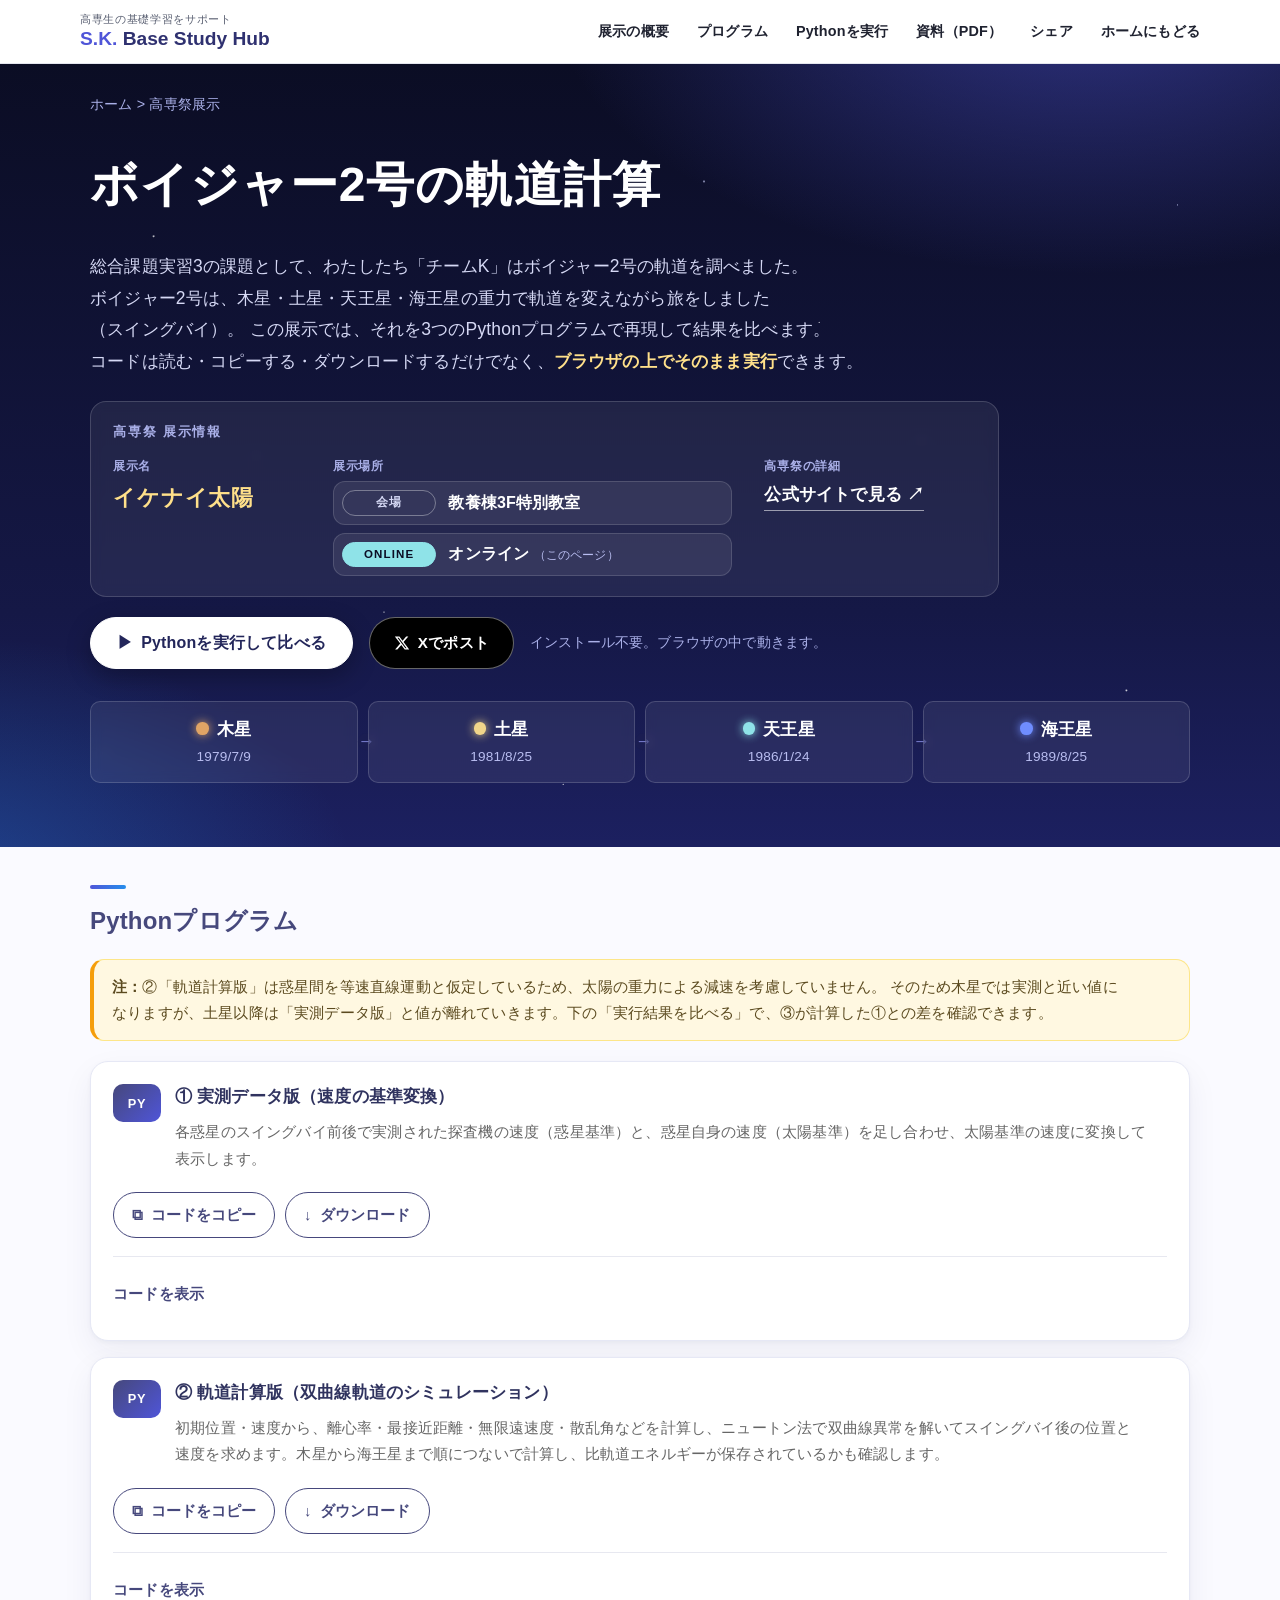
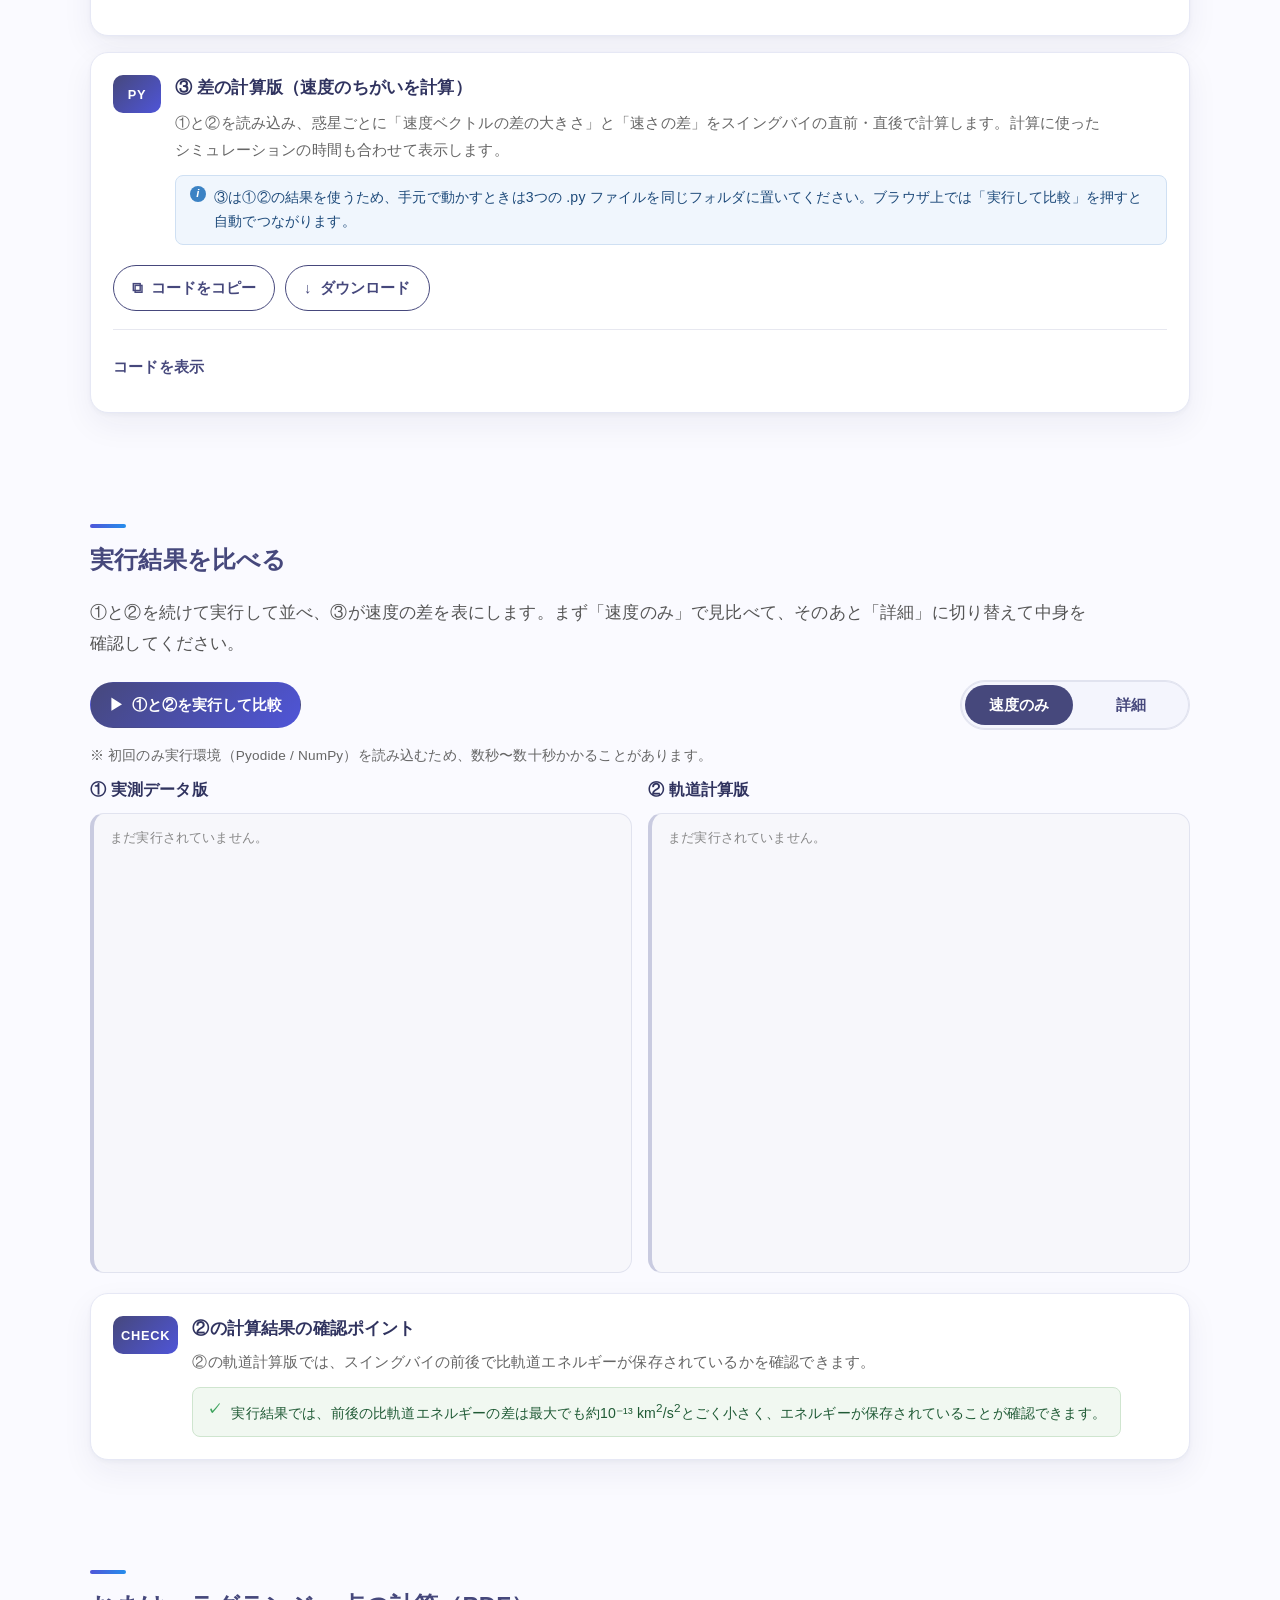
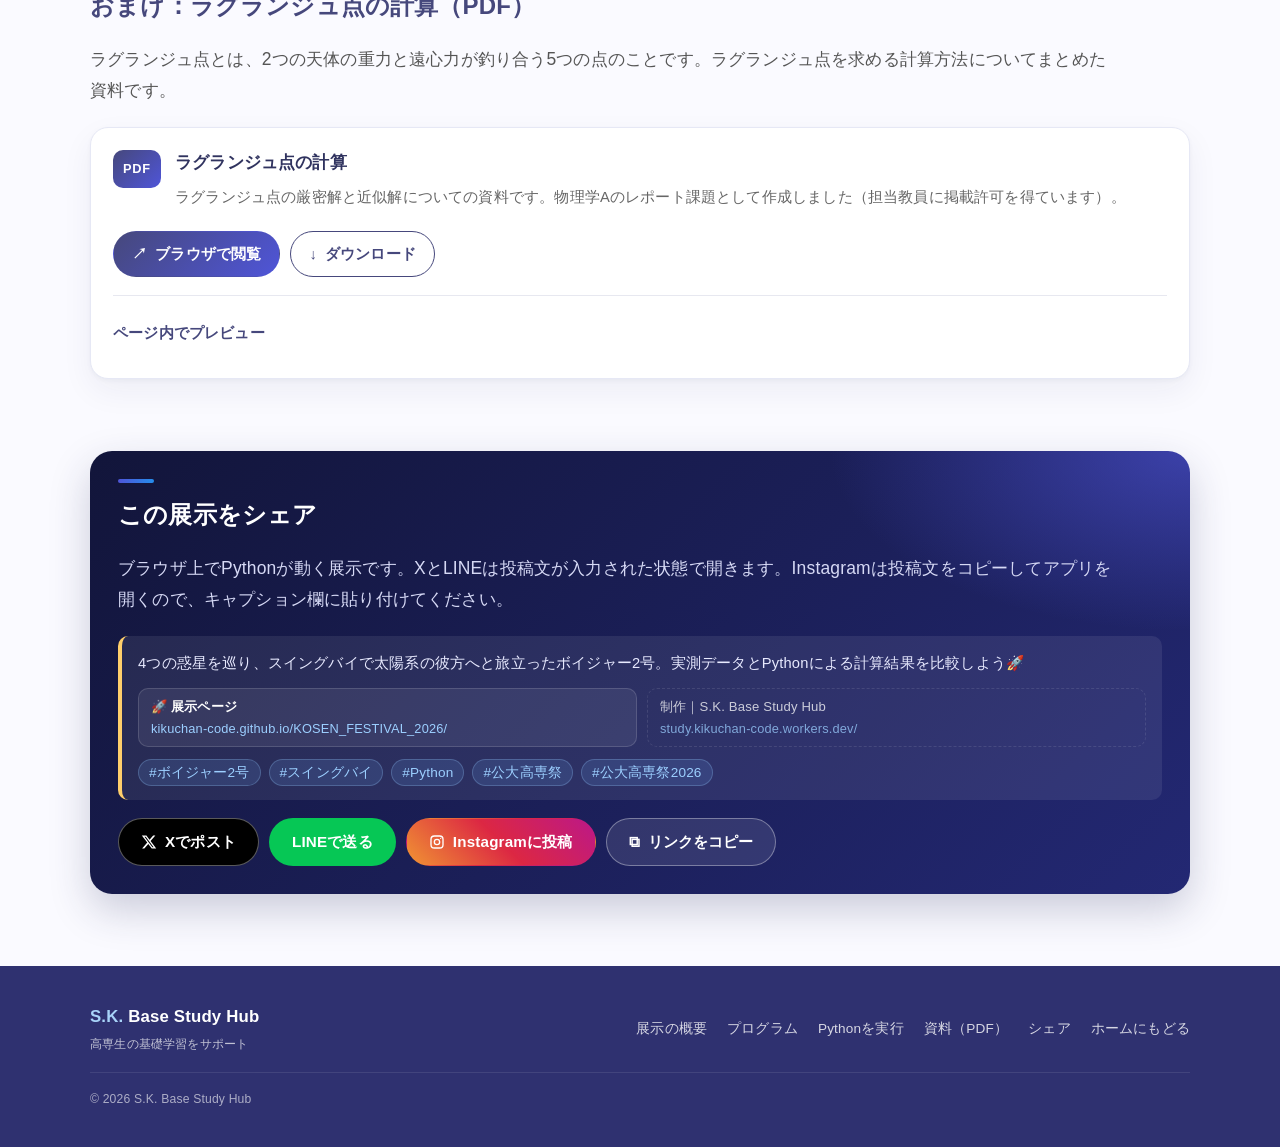
<file: index.html>
<!DOCTYPE html>
<html lang="ja">

<head>
    <meta charset="UTF-8" />
    <meta name="google-site-verification" content="WBH4i080vt8nFJzC-Zt7LOOeCTevCIOCo4kux-gtdSE" />
    <meta name="viewport" content="width=device-width, initial-scale=1.0, viewport-fit=cover" />
    <meta name="theme-color" content="#46487c" />
<!-- 検索エンジンに正規のURLを伝えられる -->
    <link rel="canonical" href="https://kikuchan-code.github.io/KOSEN_FESTIVAL_2026/" />

    <title>ボイジャー2号の軌道計算｜高専祭展示 | S.K. Base Study Hub</title>
    <meta name="description" content="ボイジャー2号が木星・土星・天王星・海王星で行ったスイングバイを、Pythonで再現。高専祭の展示「イケナイ太陽」（教養棟3F特別教室・オンライン）のページです。コードの閲覧・コピー・ブラウザ上での実行ができます。">

    <meta property="og:type" content="website" />
    <meta property="og:site_name" content="S.K. Base Study Hub" />
    <meta property="og:title" content="ボイジャー2号の軌道計算｜ブラウザでPythonが動く高専祭展示" />
    <meta property="og:description" content="木星・土星・天王星・海王星のスイングバイをPythonで再現。実測データと軌道計算を、インストール不要でその場で比べられます。" />
    <meta property="og:locale" content="ja_JP" />
    <!-- 【要確認】og:image / twitter:image は絶対URLが必要です。ogp.png を index.html と同じ場所に置き、下のURLをそのパスに合わせてください -->
    <meta property="og:image" content="https://study.kikuchan-code.workers.dev/ogp.png" />
    <meta name="twitter:card" content="summary_large_image" />
    <meta name="twitter:title" content="ボイジャー2号の軌道計算｜ブラウザでPythonが動く高専祭展示" />
    <meta name="twitter:image" content="https://study.kikuchan-code.workers.dev/ogp.png" />
    <link rel="stylesheet" href="style.css" />
    <link rel="icon" type="image/png" sizes="32x32" href="favicon-32x32.ico">
    <link rel="icon" type="image/png" sizes="16x16" href="favicon-16x16.ico">
    <link rel="apple-touch-icon" sizes="180x180" href="apple-touch-icon.png">
</head>

<body>

    <!-- Header -->
    <header class="header">
        <div class="header-inner">
            <a href="https://study.kikuchan-code.workers.dev/" class="logo">
                <p class="logo-subtitle">高専生の基礎学習をサポート</p>
                <span class="logo-title"><em class="logo-em">S.K.</em> Base Study Hub</span>
            </a>

            <button class="hamburger" id="hamburger" aria-label="メニューを開く" aria-controls="nav" aria-expanded="false">
                <span></span>
                <span></span>
                <span></span>
            </button>

            <nav class="nav" id="nav">
                <ul class="nav-list">
                    <li><a href="#overview">展示の概要</a></li>
                    <li><a href="#programs">プログラム</a></li>
                    <li><a href="#compare">Pythonを実行</a></li>
                    <li><a href="#pdf">資料（PDF）</a></li>
                    <li><a href="#share">シェア</a></li>
                    <li><a href="https://study.kikuchan-code.workers.dev/">ホームにもどる</a></li>
                </ul>
            </nav>
        </div>
    </header>

    <main class="main-content">

        <!-- 概要 -->
        <section class="section hero" id="overview">
            <div class="container">

                <nav class="breadcrumb">
                    <a href="https://study.kikuchan-code.workers.dev/">ホーム</a> &gt; <span>高専祭展示</span>
                </nav>

                <h2 class="section-title">ボイジャー2号の軌道計算</h2>

                <p class="section-description">
                    総合課題実習3の課題として、わたしたち「チームK」はボイジャー2号の軌道を調べました。ボイジャー2号は、木星・土星・天王星・海王星の重力で軌道を変えながら旅をしました（スイングバイ）。
                    この展示では、それを3つのPythonプログラムで再現して結果を比べます。コードは読む・コピーする・ダウンロードするだけでなく、<strong>ブラウザの上でそのまま実行</strong>できます。
                </p>

                <!-- 高専祭 展示情報 -->
                <aside class="event-info" aria-labelledby="eventInfoTitle">
                    <h3 class="event-info-title" id="eventInfoTitle">高専祭 展示情報</h3>
                    <dl class="event-info-list">
                        <div class="event-info-item">
                            <dt>展示名</dt>
                            <dd class="event-info-name">イケナイ太陽</dd>
                        </div>
                        <div class="event-info-item">
                            <dt>展示場所</dt>
                            <dd>
                                <ul class="event-info-places">
                                    <li>
                                        <span class="event-place-tag">会場</span>
                                        <span class="event-place-name">教養棟3F特別教室</span>
                                    </li>
                                    <li>
                                        <span class="event-place-tag event-place-online">ONLINE</span>
                                        <span class="event-place-name">オンライン<small>（このページ）</small></span>
                                    </li>
                                </ul>
                            </dd>
                        </div>
                        <div class="event-info-item">
                            <dt>高専祭の詳細</dt>
                            <dd>
                                <a class="event-info-link" href="https://www.omu.ac.jp/ct/news/17" target="_blank" rel="noopener noreferrer">
                                    公式サイトで見る<span aria-hidden="true"> ↗</span><span class="visually-hidden">（新しいタブで開きます）</span>
                                </a>
                            </dd>
                        </div>
                    </dl>
                </aside>

                <div class="run-cta" data-share-scope="page">
                    <a href="#compare" class="btn btn-primary run-cta-btn">
                        <span aria-hidden="true">▶</span>
                        Pythonを実行して比べる
                    </a>
                    <a class="share-btn share-x hero-share" data-share-target="x" href="https://x.com/intent/post" target="_blank" rel="noopener noreferrer"><svg viewBox="0 0 24 24" width="16" height="16" aria-hidden="true" fill="currentColor"><path d="M18.244 2.25h3.308l-7.227 8.26 8.502 11.24H16.17l-5.214-6.817L4.99 21.75H1.68l7.73-8.835L1.254 2.25H8.08l4.713 6.231zm-1.161 17.52h1.833L7.084 4.126H5.117z"/></svg><span>Xでポスト</span></a>
                    <p class="run-cta-note">インストール不要。ブラウザの中で動きます。</p>
                </div>

                <ol class="flyby-timeline" aria-label="各惑星への最接近日">
                    <li><span class="flyby-planet">木星</span><span class="flyby-date">1979/7/9</span></li>
                    <li><span class="flyby-planet">土星</span><span class="flyby-date">1981/8/25</span></li>
                    <li><span class="flyby-planet">天王星</span><span class="flyby-date">1986/1/24</span></li>
                    <li><span class="flyby-planet">海王星</span><span class="flyby-date">1989/8/25</span></li>
                </ol>
            </div>
        </section>

        <!-- プログラム -->
        <section class="section section-tight" id="programs">
            <div class="container">
                <h3 class="category-title">Pythonプログラム</h3>

                <p class="note-box">
                    <strong>注：</strong>②「軌道計算版」は惑星間を等速直線運動と仮定しているため、太陽の重力による減速を考慮していません。
                    そのため木星では実測と近い値になりますが、土星以降は「実測データ版」と値が離れていきます。下の「実行結果を比べる」で、③が計算した①との差を確認できます。
                </p>

                <div class="card-list">

                    <!-- プログラム 1 -->
                    <article class="content-card code-card" data-code-card data-id="1" data-short="① 実測データ版"
                        data-src="./py/swing-by_measurement_data.py">
                        <div class="content-card-header">
                            <span class="content-badge">PY</span>
                            <div class="content-card-info">
                                <h4>① 実測データ版（速度の基準変換）</h4>
                                <p>各惑星のスイングバイ前後で実測された探査機の速度（惑星基準）と、惑星自身の速度（太陽基準）を足し合わせ、太陽基準の速度に変換して表示します。</p>
                            </div>
                        </div>

                        <div class="action-row">
                            <button type="button" class="btn btn-secondary" data-action="copy">
                                <span aria-hidden="true">⧉</span>
                                コードをコピー
                            </button>
                            <a href="./py/swing-by_measurement_data.py" class="btn btn-secondary"
                                download="swing-by_measurement_data.py">
                                <span aria-hidden="true">↓</span>
                               ダウンロード
                            </a>
                        </div>
                        <p class="code-status" role="status" aria-live="polite"></p>

                        <details class="disclosure">
                            <summary>コードを表示</summary>
                            <pre class="code-block" tabindex="0"><code>読み込み中…</code></pre>
                        </details>
                    </article>

                    <!-- プログラム 2 -->
                    <article class="content-card code-card" data-code-card data-id="2" data-short="② 軌道計算版"
                        data-src="./py/swing-by_calculate.py">
                        <div class="content-card-header">
                            <span class="content-badge">PY</span>
                            <div class="content-card-info">
                                <h4>② 軌道計算版（双曲線軌道のシミュレーション）</h4>
                                <p>初期位置・速度から、離心率・最接近距離・無限遠速度・散乱角などを計算し、ニュートン法で双曲線異常を解いてスイングバイ後の位置と速度を求めます。木星から海王星まで順につないで計算し、比軌道エネルギーが保存されているかも確認します。
                                </p>
                            </div>
                        </div>

                        <div class="action-row">
                            <button type="button" class="btn btn-secondary" data-action="copy">
                                <span aria-hidden="true">⧉</span>
                                コードをコピー
                            </button>
                            <a href="./py/swing-by_calculate.py" class="btn btn-secondary"
                                download="swing-by_calculate.py">
                                <span aria-hidden="true">↓</span>
                               ダウンロード
                            </a>
                        </div>

                        <!-- 「コピーしました」の表示専用（script.js が書き換えます。説明文は入れない） -->
                        <p class="code-status" role="status" aria-live="polite"></p>

                        <details class="disclosure">
                            <summary>コードを表示</summary>
                            <pre class="code-block" tabindex="0"><code>読み込み中…</code></pre>
                        </details>
                    </article>

                    <!-- プログラム 3 -->
                    <article class="content-card code-card" data-code-card data-id="3" data-short="③ 差の計算版"
                        data-src="./py/swing-by_compare.py" data-requires="1,2">
                        <div class="content-card-header">
                            <span class="content-badge">PY</span>
                            <div class="content-card-info">
                                <h4>③ 差の計算版（速度のちがいを計算）</h4>
                                <p>①と②を読み込み、惑星ごとに「速度ベクトルの差の大きさ」と「速さの差」をスイングバイの直前・直後で計算します。計算に使ったシミュレーションの時間も合わせて表示します。
                                </p>
                                <p class="card-note card-note-info">
                                    ③は①②の結果を使うため、手元で動かすときは3つの .py ファイルを同じフォルダに置いてください。ブラウザ上では「実行して比較」を押すと自動でつながります。
                                </p>
                            </div>
                        </div>

                        <div class="action-row">
                            <button type="button" class="btn btn-secondary" data-action="copy">
                                <span aria-hidden="true">⧉</span>
                                コードをコピー
                            </button>
                            <a href="./py/swing-by_compare.py" class="btn btn-secondary"
                                download="swing-by_compare.py">
                                <span aria-hidden="true">↓</span>
                               ダウンロード
                            </a>
                        </div>
                        <p class="code-status" role="status" aria-live="polite"></p>

                        <details class="disclosure">
                            <summary>コードを表示</summary>
                            <pre class="code-block" tabindex="0"><code>読み込み中…</code></pre>
                        </details>
                    </article>

                </div>
                <p class="code-footnote scroll-hint">※ コードは左右にスクロールできます。スマホを横向きにすると、より広く表示されます。</p>
            </div>
        </section>

        <!-- 結果の比較 -->
        <section class="section section-tight" id="compare">
            <div class="container">
                <h3 class="category-title">実行結果を比べる</h3>

                <p class="section-description">
                    ①と②を続けて実行して並べ、③が速度の差を表にします。まず「速度のみ」で見比べて、そのあと「詳細」に切り替えて中身を確認してください。
                </p>

                <div class="compare-toolbar">
                    <div class="action-row compare-actions">
                        <button type="button" class="btn btn-primary" id="runBoth">
                            <span aria-hidden="true">▶</span>
                            <span id="runBothLabel">①と②を実行して比較</span>
                        </button>
                    </div>
                    <div class="compare-pairs" role="group" aria-label="表示する内容">
                        <button type="button" class="compare-pair is-active" aria-pressed="true"
                            data-mode="velocity">速度のみ</button>
                        <button type="button" class="compare-pair" aria-pressed="false" data-mode="detail">詳細</button>
                    </div>
                </div>
                <p class="code-status" id="compareStatus" role="status" aria-live="polite"></p>
                <p class="code-footnote">※ 初回のみ実行環境（Pyodide / NumPy）を読み込むため、数秒〜数十秒かかることがあります。</p>

                <div class="compare" id="comparePanel">
                    <div class="compare-tabs" role="tablist" aria-label="表示する結果の切り替え">
                        <button type="button" class="compare-tab is-active" role="tab" id="tab-a" aria-selected="true"
                            aria-controls="cmp-a" data-pane="a">① 実測データ版</button>
                        <button type="button" class="compare-tab" role="tab" id="tab-b" aria-selected="false"
                            aria-controls="cmp-b" data-pane="b">② 軌道計算版</button>
                    </div>

                    <div class="compare-grid">
                        <div class="compare-pane is-active" id="cmp-a" role="tabpanel" aria-labelledby="tab-a">
                            <h4 class="compare-pane-title">① 実測データ版</h4>
                            <pre class="compare-out" tabindex="0">まだ実行されていません。</pre>
                        </div>
                        <div class="compare-pane" id="cmp-b" role="tabpanel" aria-labelledby="tab-b">
                            <h4 class="compare-pane-title">② 軌道計算版</h4>
                            <pre class="compare-out" tabindex="0">まだ実行されていません。</pre>
                        </div>
                    </div>

                    <article class="content-card check-card">
                        <div class="content-card-header">
                            <span class="content-badge">CHECK</span>
                            <div class="content-card-info">
                                <h4>②の計算結果の確認ポイント</h4>
                                <p>
                                    ②の軌道計算版では、スイングバイの前後で比軌道エネルギーが保存されているかを確認できます。
                                </p>
                                <p class="card-note">
                                    実行結果では、前後の比軌道エネルギーの差は最大でも約10⁻¹³ km<sup>2</sup>/s<sup>2</sup>とごく小さく、エネルギーが保存されていることが確認できます。
                                </p>
                            </div>
                        </div>
                    </article>

                    <div class="compare-diff" id="compareDiff" hidden>
                        <h4 class="compare-diff-title">速度のちがい<small>② が ① からどれだけずれたか（単位 km/s）</small></h4>
                        <ul class="diff-legend" aria-label="ずれの大きさと色">
                            <li class="diff-legend-label">ずれの大きさ</li>
                            <li><i class="diff-chip diff-0"></i>ほぼ一致</li>
                            <li><i class="diff-chip diff-s"></i>0.01未満</li>
                            <li><i class="diff-chip diff-m"></i>0.1未満</li>
                            <li><i class="diff-chip diff-l"></i>1未満</li>
                            <li><i class="diff-chip diff-x"></i>1以上</li>
                        </ul>
                        <div class="diff-scroll" tabindex="0">
                            <table class="diff-table">
                                <thead>
                                    <tr>
                                        <th scope="col" rowspan="2">惑星と期間</th>
                                        <th scope="colgroup" colspan="2">
                                            速度ベクトルの差<br>|<span class="diff-vector">Δv</span>|
                                        </th>
                                        <th scope="colgroup" colspan="2">速さの差<br>Δv（② − ①）</th>
                                    </tr>
                                    <tr>
                                        <th scope="col">スイングバイ<br>直前</th>
                                        <th scope="col">スイングバイ<br>直後</th>
                                        <th scope="col">スイングバイ<br>直前</th>
                                        <th scope="col">スイングバイ<br>直後</th>
                                    </tr>
                                </thead>
                                <tbody id="diffBody"></tbody>
                            </table>
                        </div>
                        <div class="diff-final" id="diffFinal" hidden></div>

                        <div class="share-card share-result" data-share-scope="result" hidden>
                            <p class="share-title">この結果をシェア</p>
                            <p class="section-description", style = "font-size:smaller">XとLINEは投稿文が入力された状態で開きます。Instagramは投稿文をコピーしてアプリを開くので、キャプション欄に貼り付けてください。</p>
                            <blockquote class="share-preview" data-share-preview></blockquote>
                            <div class="share-actions"><a class="share-btn share-x" data-share-target="x" href="https://x.com/intent/post" target="_blank" rel="noopener noreferrer"><svg viewBox="0 0 24 24" width="16" height="16" aria-hidden="true" fill="currentColor"><path d="M18.244 2.25h3.308l-7.227 8.26 8.502 11.24H16.17l-5.214-6.817L4.99 21.75H1.68l7.73-8.835L1.254 2.25H8.08l4.713 6.231zm-1.161 17.52h1.833L7.084 4.126H5.117z"/></svg><span>Xでポスト</span></a><a class="share-btn share-line" data-share-target="line" href="https://line.me/R/share" target="_blank" rel="noopener noreferrer"><span>LINEで送る</span></a><a class="share-btn share-ig" data-share-target="instagram" href="https://www.instagram.com/" target="_blank" rel="noopener noreferrer"><svg viewBox="0 0 24 24" width="16" height="16" aria-hidden="true" fill="none" stroke="currentColor" stroke-width="2"><rect x="3" y="3" width="18" height="18" rx="5"/><circle cx="12" cy="12" r="4"/><circle cx="17.5" cy="6.5" r="1" fill="currentColor" stroke="none"/></svg><span>Instagramに投稿</span></a><button type="button" class="share-btn share-ghost" data-share-target="copy" data-share-target="native"><span aria-hidden="true">⧉</span><span>リンクをコピー</span></button><button type="button" class="share-btn share-ghost" data-share-target="native" hidden><span aria-hidden="true">↗</span><span>その他のアプリで共有</span></button></div>
                        </div>

                        <div class="diff-guide">
                            <h5 class="diff-guide-title">表の読み方</h5>
                            <p class="diff-guide-intro">
                                ①実測データ版と②軌道計算版の速度を比べ、<strong>速度全体のずれ</strong>と<strong>速さだけのずれ</strong>を調べています。</p>
                            <dl class="diff-guide-list">
                                <div class="diff-concept">
                                    <dt>速度ベクトルの差　|<span class="diff-vector">Δv</span>|</dt>
                                    <dd>向きと大きさの両方を比較します。値が0なら、①と②の速度が完全に一致しています。</dd>
                                </div>
                                <div class="diff-concept">
                                    <dt>速さの差　Δv（② − ①）</dt>
                                    <dd>向きを無視して、速さだけを比較します。＋なら②のほうが速く、−なら②のほうが遅いことを表します。</dd>
                                </div>
                                <div>
                                    <dt>「直前」「直後」について</dt>
                                    <dd>この表では、計算期間の開始時刻を「直前」、終了時刻を「直後」として表示しています。</dd>
                                </div>
                            </dl>
                            <details class="disclosure diff-more">
                                <summary>式と具体例でくわしく見る</summary>
                                <div class="diff-detail-content">
                                    <section class="diff-detail-block">
                                        <h6>① 速度ベクトルの差 |<span class="diff-vector">Δv</span>|</h6>
                                        <p>①と②の速度を矢印として考え、その矢印の先端どうしがどれだけ離れているかを表します。</p>
                                        <p class="diff-formula">|<span class="diff-vector">Δv</span>| = |<span
                                                class="diff-vector">v<sub>2</sub></span> − <span
                                                class="diff-vector">v<sub>1</sub></span>|</p>
                                        <p>速さが同じでも、向きが違えば値は0になりません。</p>
                                    </section>
                                    <section class="diff-detail-block">
                                        <h6>② 速さの差 Δv</h6>
                                        <p>①と②の速さ（速度ベクトルの大きさ）を引き算します。速度の向きは比較しません。</p>
                                        <p class="diff-formula">Δv = |<span class="diff-vector">v<sub>2</sub></span>| −
                                            |<span class="diff-vector">v<sub>1</sub></span>|</p>
                                        <p>速さが同じなら、進む向きが違っていても差は0です。</p>
                                    </section>
                                    <section class="diff-detail-block diff-example">
                                        <h6>数字で比べると</h6>
                                        <p>①実測の速度 <span class="diff-vector">v<sub>1</sub></span> が <strong>(3, 4) km/s</strong>、②計算の速度 <span class="diff-vector">v<sub>2</sub></span> が <strong>(4, 3) km/s</strong>
                                            だったとします。どちらも速さは5 km/sです。</p>
                                        <div class="diff-example-results">
                                            <div>
                                                <span>速度ベクトルの差</span>
                                                <strong>約1.41 km/s</strong>
                                                <small>向きが違うため、差は0ではありません。</small>
                                            </div>
                                            <div>
                                                <span>速さの差</span>
                                                <strong>0 km/s</strong>
                                                <small>どちらも速さは5 km/sです。</small>
                                            </div>
                                        </div>
                                        <p>つまり、|<span class="diff-vector">Δv</span>| は「速度全体のずれ」、Δv は「速さだけのずれ」を表します。</p>
                                    </section>
                                    <ul class="diff-notes">
                                        <li><strong>土星以降でずれが大きくなる理由：</strong>①は実測値、②は前の惑星の計算結果を引き継いだ値です。②では惑星間を等速直線運動と仮定して太陽の重力を無視しているため、土星以降はずれが大きくなります。木星の直前は同じ初期値なので、差は0です。
                                        </li>
                                    </ul>
                                </div>
                            </details>
                        </div>

                        <details class="disclosure">
                            <summary>③の実行結果（くわしい数値）を表示</summary>
                            <pre class="code-output diff-out" id="diffText" tabindex="0"></pre>
                        </details>
                    </div>
                </div>
            </div>
        </section>

       <!-- PDF（おまけ） -->
        <section class="section section-tight" id="pdf">
            <div class="container">
                <div class="pdf-section">
                    <h3 class="category-title">おまけ：ラグランジュ点の計算（PDF）</h3>
                    <p class="section-description">
                        ラグランジュ点とは、2つの天体の重力と遠心力が釣り合う5つの点のことです。ラグランジュ点を求める計算方法についてまとめた資料です。
                    </p>

                    <div class="card-list">
                        <article class="content-card">
                            <div class="content-card-header">
                                <span class="content-badge">PDF</span>
                                <div class="content-card-info">
                                    <h4>ラグランジュ点の計算</h4>
                                    <p>ラグランジュ点の厳密解と近似解についての資料です。物理学Aのレポート課題として作成しました（担当教員に掲載許可を得ています）。</p>
                                </div>
                            </div>

                            <div class="action-row">
                                <!-- ブラウザで閲覧 (クエリパラメータ付与) -->
                                <a href="./PDF/Lagrange_Point.pdf?t=20261105" class="btn btn-primary" target="_blank" rel="noopener">
                                    <span aria-hidden="true">↗</span>
                                    ブラウザで閲覧
                                </a>

                                <!-- ダウンロード (クエリパラメータ付与) -->
                                <a href="./PDF/Lagrange_Point.pdf?t=20261105" class="btn btn-secondary" download="Lagrange_Point.pdf">
                                    <span aria-hidden="true">↓</span>
                                    ダウンロード
                                </a>
                            </div>

                            <details class="disclosure">
                                <summary>ページ内でプレビュー</summary>
                                <div class="pdf-viewer">
                                    <!-- プレビュー用iframe (クエリパラメータ付与) -->
                                    <iframe src="./PDF/Lagrange_Point.pdf?t=20261105" title="Lagrange_Point.pdf" loading="lazy"></iframe>
                                </div>
                            </details>
                        </article>

                    </div>
                </div>
            </div>
        </section>

        <!-- シェア -->
        <section class="section section-tight" id="share">
            <div class="container">
                <div class="share-card" data-share-scope="page">
                    <h3 class="category-title">この展示をシェア</h3>
                    <p class="section-description">ブラウザ上でPythonが動く展示です。XとLINEは投稿文が入力された状態で開きます。Instagramは投稿文をコピーしてアプリを開くので、キャプション欄に貼り付けてください。</p>
                    <blockquote class="share-preview" data-share-preview></blockquote>
                    <div class="share-actions"><a class="share-btn share-x" data-share-target="x" href="https://x.com/intent/post" target="_blank" rel="noopener noreferrer"><svg viewBox="0 0 24 24" width="16" height="16" aria-hidden="true" fill="currentColor"><path d="M18.244 2.25h3.308l-7.227 8.26 8.502 11.24H16.17l-5.214-6.817L4.99 21.75H1.68l7.73-8.835L1.254 2.25H8.08l4.713 6.231zm-1.161 17.52h1.833L7.084 4.126H5.117z"/></svg><span>Xでポスト</span></a><a class="share-btn share-line" data-share-target="line" href="https://line.me/R/share" target="_blank" rel="noopener noreferrer"><span>LINEで送る</span></a><a class="share-btn share-ig" data-share-target="instagram" href="https://www.instagram.com/" target="_blank" rel="noopener noreferrer"><svg viewBox="0 0 24 24" width="16" height="16" aria-hidden="true" fill="none" stroke="currentColor" stroke-width="2"><rect x="3" y="3" width="18" height="18" rx="5"/><circle cx="12" cy="12" r="4"/><circle cx="17.5" cy="6.5" r="1" fill="currentColor" stroke="none"/></svg><span>Instagramに投稿</span></a><button type="button" class="share-btn share-ghost" data-share-target="copy" data-share-target="native"><span aria-hidden="true">⧉</span><span>リンクをコピー</span></button><button type="button" class="share-btn share-ghost" data-share-target="native" hidden><span aria-hidden="true">↗</span><span>その他のアプリで共有</span></button></div>
                </div>
            </div>
        </section>

    </main>

    <footer class="footer">
        <div class="container footer-inner">
            <div class="footer-logo">
                <span class="footer-logo-title"><em class="footer-logo-em">S.K.</em> Base Study Hub</span>
                <span class="footer-logo-sub">高専生の基礎学習をサポート</span>
            </div>
            <nav class="footer-nav" aria-label="フッターメニュー">
                <ul>
                    <li><a href="#overview">展示の概要</a></li>
                    <li><a href="#programs">プログラム</a></li>
                    <li><a href="#compare">Pythonを実行</a></li>
                    <li><a href="#pdf">資料（PDF）</a></li>
                    <li><a href="#share">シェア</a></li>
                    <li><a href="https://study.kikuchan-code.workers.dev/">ホームにもどる</a></li>
                </ul>
            </nav>
            <p class="footer-copy">&copy; 2026 S.K. Base Study Hub</p>
        </div>
    </footer>

    <div class="toast" id="toast" role="status" aria-live="polite"></div>

    <button id="toTopBtn" class="to-top-btn" title="上へ戻る" aria-label="ページの先頭へ戻る">
        <span aria-hidden="true" class="to-top-icon"></span>
    </button>

    <script src="script.js"></script>

</body>

</html>
</file>
<file: style.css>
:root {
    --color-main: #46487c;
    --color-accent: #4f55d8;
    --color-accent-light: #258dec;
    --color-text: #222;
    --color-bg: #fff;
    --shadow: 0 10px 30px rgba(0, 0, 0, .08);
    --transition: .3s ease;
    --header-height: 80px;
}

/* =========================
   Base
========================= */

*,
*::before,
*::after {
    box-sizing: border-box;
}

html {
    scroll-behavior: smooth;
    overflow-x: hidden;
    -webkit-text-size-adjust: 100%;
    text-size-adjust: 100%;
}

body {
    margin: 0;
    padding-top: var(--header-height);
    color: var(--color-text);
    background: var(--color-bg);
    font-family:
        "Hiragino Kaku Gothic ProN",
        "Hiragino Sans",
        "Noto Sans JP",
        Meiryo,
        sans-serif;
    font-size: clamp(14px, 1vw, 18px);
    line-height: 1.8;
    overflow-x: hidden;
}

a {
    color: inherit;
    text-decoration: none;
}

ul {
    margin: 0;
    padding: 0;
    list-style: none;
}

/* =========================
   Layout
========================= */

.container {
    width: min(1100px, 90%);
    margin-inline: auto;
}

.section {
    padding-top: 40px;
    padding-bottom: 120px;
}

/* =========================
   Header
========================= */

.header {
    position: fixed;
    inset: 0 0 auto 0;
    height: var(--header-height);
    z-index: 9999;
    background: rgba(255, 255, 255, .9);
    -webkit-backdrop-filter: blur(10px);
    backdrop-filter: blur(10px);
    border-bottom: 1px solid rgba(0, 0, 0, .06);
}

.header-inner {
    width: min(1200px, 92%);
    min-height: 80px;
    padding-block: 12px;
    margin-inline: auto;
    display: flex;
    align-items: center;
    justify-content: space-between;
}

.logo {
    display: flex;
    flex-direction: column;
    gap: 2px;
    min-width: 0;
}

.logo-subtitle {
    display: block;
    margin: 0;
    font-size: .8rem;
    color: var(--color-accent);
    letter-spacing: .08em;
    line-height: 1.4;
}

.logo-title {
    display: block;
    margin: 0;
    font-size: 1.8rem;
    font-weight: 700;
    color: var(--color-main);
    line-height: 1.25;
}

.logo-em {
    font-style: normal;
    color: var(--color-accent);
}

/* =========================
   Navigation
========================= */

.nav-list {
    display: flex;
    gap: 2rem;
}

.nav-list a {
    position: relative;
    font-size: .95rem;
    font-weight: 600;
    transition: var(--transition);
}

.nav-list a::after {
    content: "";
    position: absolute;
    left: 0;
    bottom: -6px;
    width: 0%;
    height: 2px;
    background: var(--color-accent);
    transition: var(--transition);
}

.nav-list a:hover {
    color: var(--color-accent);
}

.nav-list a:hover::after {
    width: 100%;
}

/* =========================
   Hamburger
========================= */

.hamburger {
    display: none;
    flex: 0 0 auto;
    width: 44px;
    height: 44px;
    padding: 10px 6px;
    background: none;
    border: none;
    cursor: pointer;
}

.hamburger span {
    display: block;
    width: 100%;
    height: 2px;
    background: var(--color-main);
    transition: var(--transition);
}

@media (max-width: 1200px) {
    .header-inner {
        width: min(100% - 32px, 1200px);
    }

    .logo {
        max-width: calc(100% - 56px);
    }

    .hamburger {
        display: flex;
        flex-direction: column;
        justify-content: space-between;
    }

    .nav {
        position: fixed;
        top: var(--header-height);
        right: -100%;
        width: min(82vw, 320px);
        height: calc(100svh - var(--header-height));
        background: white;
        box-shadow: var(--shadow);
        visibility: hidden;
        transition: right .3s ease, visibility 0s linear .3s;
        overflow-y: auto;
        overscroll-behavior: contain;
    }

    .nav.active {
        right: 0;
        visibility: visible;
        transition-delay: 0s;
    }

    .nav-list {
        padding: 1.25rem 1.5rem 2rem;
        flex-direction: column;
        gap: 0;
    }

    .nav-list li+li {
        border-top: 1px solid #eef0f6;
    }

    .nav-list a {
        display: block;
        padding: 14px 4px;
    }

    .nav-list a::after {
        display: none;
    }

    .hamburger.open span:nth-child(1) {
        transform: translateY(11px) rotate(45deg);
    }

    .hamburger.open span:nth-child(2) {
        opacity: 0;
    }

    .hamburger.open span:nth-child(3) {
        transform: translateY(-11px) rotate(-45deg);
    }
}

/* =========================
   Section Heading
========================= */

.section-title {
    display: inline-block;
    margin: .3em 0;
    font-size: clamp(2rem, 4vw, 3rem);
    background: linear-gradient(transparent 75%,
            color-mix(in srgb, var(--color-accent-light), #fff 80%) 75%);
}

/* =========================
   Breadcrumb
========================= */

.breadcrumb {
    font-size: .9rem;
    font-weight: 450;
    color: #666;
    margin-bottom: 10px;
}

.breadcrumb a:hover {
    color: var(--color-accent);
    text-decoration: underline;
}

/* =========================
   Category
========================= */

.category-title {
    font-size: 1.4rem;
    color: var(--color-main);
    margin-top: 2rem;
    margin-bottom: 1rem;
    padding-left: 8px;
    border-left: 4px solid var(--color-accent);
}

/* =========================
   Content List
========================= */

.content-list {
    display: flex;
    flex-direction: column;
    gap: 12px;
    padding: 0;
    margin: 0;
}

.content-link {
    display: block;
    padding: 14px 20px;
    background: #f8fafc;
    border: 1px solid #e2e8f0;
    border-radius: 8px;
    font-weight: 600;
    color: var(--color-text);
    transition: all var(--transition);
}

.content-link:hover {
    background: #fff;
    border-color: var(--color-accent);
    color: var(--color-accent);
    transform: translateX(4px);
    box-shadow: var(--shadow);
}

.content-link.is-test {
    background: color-mix(in srgb, var(--color-accent-light) 8%, #fff);
    border-color: color-mix(in srgb, var(--color-accent-light) 20%, #fff);
}

.content-link.is-test:hover {
    background: #fff;
    border-color: var(--color-accent-light);
    color: var(--color-accent-light);
}

/* =========================
   To Top
========================= */

.to-top-btn {
    position: fixed;
    left: auto;
    right: 24px;
    bottom: 24px;
    width: 56px;
    height: 56px;
    display: grid;
    place-items: center;
    border: none;
    border-radius: 50%;
    background: var(--color-accent);
    color: white;
    cursor: pointer;
    opacity: 0;
    pointer-events: none;
    transition: var(--transition);
    box-shadow: var(--shadow);
    z-index: 9999;
}

.to-top-icon {
    width: 16px;
    height: 16px;
    border-top: 3px solid currentColor;
    border-left: 3px solid currentColor;
    transform: translateY(4px) rotate(45deg);
}

.to-top-btn.show {
    opacity: 1;
    pointer-events: auto;
}

@media (hover: hover) {
    .to-top-btn:hover {
        transform: translateY(-4px);
    }
}

/* =========================
   Accessibility
========================= */

a:focus-visible,
button:focus-visible {
    outline: 3px solid var(--color-accent-light);
    outline-offset: 3px;
}

section[id] {
    scroll-margin-top: var(--header-height);
}

/* =========================
   Responsive
========================= */

@media (max-width: 640px) {
    body {
        font-size: 15px;
    }

    .container {
        width: min(100% - 32px, 1100px);
    }

    .section {
        padding-top: 24px;
        padding-bottom: 72px;
    }

    .logo-subtitle {
        font-size: .68rem;
        letter-spacing: .04em;
    }

    .logo-title {
        font-size: clamp(1rem, 5vw, 1.35rem);
    }

    .section-title {
        font-size: clamp(1.75rem, 9vw, 2.4rem);
    }

    .content-link {
        padding: 12px 16px;
        font-size: .95rem;
    }

    .to-top-btn {
        right: 16px;
        bottom: 16px;
        width: 48px;
        height: 48px;
    }
}

@media (max-width: 420px) {
    .header-inner {
        width: min(100% - 24px, 1200px);
        min-height: 72px;
    }

    .nav-list {
        padding: 1.5rem;
    }

    .container {
        width: min(100% - 24px, 1100px);
    }

    .section {
        padding-top: 20px;
        padding-bottom: 60px;
    }
}

/* =========================
   Reduced Motion
========================= */

@media (prefers-reduced-motion: reduce) {
    html {
        scroll-behavior: auto;
    }

    *,
    *::before,
    *::after {
        transition: none !important;
    }

    button.btn.is-running::before {
        animation: none;
    }
}




/* =========================
   Cards / Buttons / PDF section（カード・ボタン・折りたたみ・PDF資料）
========================= */

.pdf-section {
    margin-top: 36px;
}

.section-description {
    margin: 8px 0 20px;
    color: #555;
    line-height: 1.8;
}

.card-list {
    display: grid;
    grid-template-columns: minmax(0, 1fr);
    gap: 16px;
}

.content-card {
    min-width: 0;
    padding: 22px;
    background: #fff;
    border: 1px solid #e1e3ef;
    border-radius: 14px;
    box-shadow: 0 5px 18px rgba(35, 39, 85, 0.05);
    transition: box-shadow 0.2s ease,
        border-color 0.2s ease;
}

@media (hover: hover) {
    .content-card:hover {
        border-color: #b8bbe0;
        box-shadow: 0 8px 24px rgba(35, 39, 85, 0.09);
    }
}

.content-card-header {
    display: flex;
    align-items: flex-start;
    gap: 14px;
}

.content-badge {
    display: inline-flex;
    flex-shrink: 0;
    align-items: center;
    justify-content: center;
    min-width: 48px;
    height: 38px;
    padding: 0 8px;
    color: #46487c;
    background: #eeeffa;
    border-radius: 8px;
    font-size: 0.8rem;
    font-weight: 700;
}

.content-card-info {
    min-width: 0;
}

.content-card-info h4 {
    margin: 0 0 8px;
    color: #30335f;
    font-size: 1.05rem;
    line-height: 1.6;
    overflow-wrap: anywhere;
}

.content-card-info p {
    margin: 0;
    color: #666;
    font-size: 0.92rem;
    line-height: 1.8;
}

/* カード内の補足（常時表示するメモ） */
.content-card-info .card-note {
    position: relative;
    margin-top: 12px;
    padding: 10px 14px 10px 38px;
    font-size: .88rem;
    line-height: 1.7;
    color: #1f5a35;
    background: #f1f8f1;
    border: 1px solid #cfe5cf;
    border-radius: 8px;
}

.content-card-info .card-note::before {
    content: "✓";
    position: absolute;
    left: 14px;
    top: 10px;
    font-weight: 700;
    color: #3da35d;
}

.action-row {
    display: flex;
    flex-wrap: wrap;
    gap: 10px;
    margin-top: 20px;
}

.btn {
    display: inline-flex;
    align-items: center;
    justify-content: center;
    gap: 8px;
    min-height: 46px;
    padding: 10px 18px;
    border: 1px solid #46487c;
    border-radius: 8px;
    font-size: 0.92rem;
    font-weight: 600;
    line-height: 1.5;
    text-align: center;
    text-decoration: none;
    transition: background 0.2s ease,
        color 0.2s ease;
}

.btn-primary {
    color: #fff;
    background: #46487c;
}

@media (hover: hover) {
    .btn-primary:hover {
        background: #363862;
    }
}

.btn-secondary {
    color: #46487c;
    background: #fff;
}

@media (hover: hover) {
    .btn-secondary:hover {
        background: #f0f1fb;
    }
}

.btn:focus-visible,
.disclosure summary:focus-visible {
    outline: 3px solid #8c91e8;
    outline-offset: 3px;
}

.disclosure {
    margin-top: 18px;
    border-top: 1px solid #e7e8f0;
    padding-top: 14px;
}

.disclosure summary {
    padding-block: 10px;
    color: #46487c;
    cursor: pointer;
    font-size: 0.92rem;
    font-weight: 600;
    -webkit-tap-highlight-color: transparent;
}

.pdf-viewer {
    width: 100%;
    height: 650px;
    margin-top: 14px;
    overflow: hidden;
    background: #f5f5f8;
    border: 1px solid #e1e3ef;
    border-radius: 8px;
}

.pdf-viewer iframe {
    display: block;
    width: 100%;
    height: 100%;
    border: 0;
}

@media (max-width: 600px) {
    .content-card {
        padding: 16px;
    }

    .content-card-header {
        gap: 10px;
    }

    .action-row {
        flex-direction: column;
    }

    .btn {
        width: 100%;
        min-height: 48px;
    }

    .pdf-viewer {
        height: 65vh;
        min-height: 350px;
        max-height: 600px;
    }
}




/* ==========================================================================
   Code Exhibit（Pythonコードの表示・実行）
   ========================================================================== */

.section-tight {
    padding-top: 0;
    padding-bottom: 72px;
}

/* 各惑星の最接近日タイムライン */
.flyby-timeline {
    display: grid;
    grid-template-columns: repeat(4, minmax(0, 1fr));
    gap: 10px;
    margin: 20px 0 0;
    padding: 0;
    list-style: none;
}

.flyby-timeline li {
    position: relative;
    display: flex;
    flex-direction: column;
    align-items: center;
    padding: 12px 8px;
    background: #f8f9ff;
    border: 1px solid #e1e3ef;
    border-radius: 10px;
}

.flyby-timeline li:not(:last-child)::after {
    content: "→";
    position: absolute;
    right: -10px;
    top: 50%;
    transform: translate(50%, -50%);
    color: var(--color-accent);
    font-weight: 700;
    background: #fff;
    border-radius: 50%;
    line-height: 1;
}

.flyby-planet {
    color: var(--color-main);
    font-weight: 700;
}

.flyby-date {
    font-size: .85rem;
    color: #666;
}

/* 注意書き */
.note-box {
    margin: 0 0 20px;
    padding: 14px 18px;
    font-size: .92rem;
    line-height: 1.8;
    color: #5b4a1f;
    background: #fff8e1;
    border: 1px solid #fde68a;
    border-left: 4px solid #f59e0b;
    border-radius: 8px;
}

/* ボタン（button要素でも .btn と同じ見た目に） */
button.btn {
    font-family: inherit;
    cursor: pointer;
}

button.btn:disabled {
    opacity: .6;
    cursor: progress;
}

.code-status {
    margin: 10px 0 0;
    font-size: .85rem;
    color: #666;
}

.code-status:empty {
    display: none;
}

/* コード表示 */
.code-block {
    max-height: 480px;
    margin: 14px 0 0;
    padding: 16px 18px;
    overflow: auto;
    color: #e6e8f5;
    background: #1e2033;
    border-radius: 8px;
    font-family: ui-monospace, "SFMono-Regular", Menlo, Consolas, "Noto Sans Mono CJK JP", monospace;
    font-size: .82rem;
    line-height: 1.7;
    tab-size: 4;
    white-space: pre;
}

.code-block code {
    font-family: inherit;
}

/* 実行結果 */
.code-output {
    max-height: 480px;
    margin: 16px 0 0;
    padding: 16px 18px;
    overflow: auto;
    color: #1f2a1f;
    background: #f1f8f1;
    border: 1px solid #cfe5cf;
    border-left: 4px solid #3da35d;
    border-radius: 8px;
    font-family: ui-monospace, "SFMono-Regular", Menlo, Consolas, "Noto Sans Mono CJK JP", monospace;
    font-size: .82rem;
    line-height: 1.7;
    white-space: pre;
}

.code-output[hidden] {
    display: none;
}

.code-output.is-error {
    color: #5a1f1f;
    background: #fdf1f1;
    border-color: #efc6c6;
    border-left-color: #d64545;
}

.code-block:focus-visible,
.code-output:focus-visible {
    outline: 3px solid var(--color-accent-light);
    outline-offset: 3px;
}

.code-footnote {
    margin: 14px 0 0;
    font-size: .85rem;
    color: #666;
}

/* 実行中スピナー */
@keyframes btn-spin {
    to {
        transform: rotate(360deg);
    }
}

button.btn.is-running::before {
    content: "";
    flex-shrink: 0;
    width: 14px;
    height: 14px;
    border: 2px solid currentColor;
    border-right-color: transparent;
    border-radius: 50%;
    animation: btn-spin .8s linear infinite;
}

button.btn.is-running>[aria-hidden="true"] {
    display: none;
}

/* コード・実行結果の横スクロールをスマホで扱いやすく */
.code-block,
.code-output {
    -webkit-overflow-scrolling: touch;
    overscroll-behavior-x: contain;
    scrollbar-width: thin;
}

/* 見出し・説明文の折り返しを自然に */
.section-title,
.category-title,
.content-card-info h4 {
    text-wrap: balance;
    word-break: auto-phrase;
}

.section-description,
.note-box,
.content-card-info p,
.code-footnote {
    word-break: auto-phrase;
    overflow-wrap: anywhere;
}

/* スマホ専用のヒントはPCでは非表示 */
.scroll-hint {
    display: none;
}

/* =========================
   Mobile Refinements
========================= */

@media (max-width: 600px) {

    /* --- 見出し・本文 --- */
    .section-title {
        font-size: clamp(1.6rem, 7.6vw, 2.1rem);
        line-height: 1.4;
    }

    .category-title {
        margin-top: 1.5rem;
        font-size: 1.2rem;
    }

    .section-description {
        margin: 8px 0 16px;
        font-size: .95rem;
    }

    .note-box {
        padding: 12px 14px;
        font-size: .9rem;
        line-height: 1.75;
    }

    /* --- 最接近日タイムライン（2×2） --- */
    .flyby-timeline {
        grid-template-columns: repeat(2, minmax(0, 1fr));
        gap: 10px;
        margin-top: 16px;
    }

    .flyby-timeline li {
        padding: 10px 6px;
    }

    .flyby-timeline li:nth-child(2)::after {
        display: none;
    }

    .flyby-date {
        font-size: .82rem;
    }

    /* --- カード：バッジを上に出して本文の幅を確保 --- */
    .content-card {
        padding: 16px;
        border-radius: 12px;
    }

    .content-card-header {
        flex-direction: column;
        gap: 10px;
    }

    .content-badge {
        min-width: 44px;
        height: 30px;
        font-size: .75rem;
    }

    .content-card-info h4 {
        margin-bottom: 6px;
        font-size: 1.02rem;
    }

    .content-card-info p {
        font-size: .93rem;
    }

    .content-card-info .card-note {
        margin-top: 10px;
        padding: 10px 12px 10px 34px;
        font-size: .86rem;
    }

    .content-card-info .card-note::before {
        left: 12px;
    }

    .action-row {
        gap: 8px;
        margin-top: 16px;
    }

    .code-status {
        font-size: .82rem;
    }

    /* --- コード・実行結果 --- */
    .code-block,
    .code-output {
        max-height: min(60vh, 420px);
        padding: 12px 14px;
        font-size: .76rem;
        line-height: 1.65;
        tab-size: 2;
    }

    .scroll-hint {
        display: block;
    }

    .code-footnote {
        font-size: .82rem;
    }

    /* iOS Safari はiframe内のPDFを1ページ目しか表示できないため、
       ページ内プレビューを隠して「ブラウザで閲覧」に誘導する */
    .disclosure:has(.pdf-viewer) {
        display: none;
    }

    /* --- Topへ戻る：ホームバーと重ならないように --- */
    .to-top-btn {
        bottom: calc(16px + env(safe-area-inset-bottom, 0px));
    }
}

@media (max-width: 360px) {
    .flyby-planet {
        font-size: .95rem;
    }

    .flyby-date {
        font-size: .78rem;
    }

    .btn {
        padding-inline: 12px;
        font-size: .9rem;
    }
}


/* ==========================================================================
   Compare（2つの実行結果の比較）
   ========================================================================== */

.compare-actions {
    margin-top: 0;
}

.compare {
    margin-top: 8px;
}

.compare-tabs {
    display: grid;
    grid-template-columns: repeat(2, minmax(0, 1fr));
    gap: 4px;
    padding: 4px;
    background: #eeeffa;
    border-radius: 10px;
}

.compare-tab {
    min-height: 44px;
    padding: 8px 10px;
    color: #46487c;
    background: transparent;
    border: 0;
    border-radius: 7px;
    font: inherit;
    font-size: .9rem;
    font-weight: 600;
    line-height: 1.4;
    cursor: pointer;
    -webkit-tap-highlight-color: transparent;
    transition: background .2s ease, color .2s ease, box-shadow .2s ease;
}

.compare-tab.is-active {
    color: #fff;
    background: #46487c;
    box-shadow: 0 2px 8px rgba(35, 39, 85, .2);
}

.compare-tab:focus-visible {
    outline: 3px solid #8c91e8;
    outline-offset: 2px;
}

.compare-grid {
    display: grid;
    grid-template-columns: minmax(0, 1fr);
    gap: 16px;
    margin-top: 12px;
}

.compare-pane {
    display: none;
    min-width: 0;
}

.compare-pane.is-active {
    display: block;
}

.compare-pane-title {
    display: none;
    margin: 0 0 8px;
    color: #30335f;
    font-size: 1rem;
}

.compare-out {
    height: min(60vh, 460px);
    margin: 0;
    padding: 14px 16px;
    overflow: auto;
    overscroll-behavior-x: contain;
    color: #1f2a1f;
    background: #f1f8f1;
    border: 1px solid #cfe5cf;
    border-left: 4px solid #3da35d;
    border-radius: 8px;
    font-family: ui-monospace, "SFMono-Regular", Menlo, Consolas, "Noto Sans Mono CJK JP", monospace;
    font-size: .8rem;
    line-height: 1.7;
    tab-size: 4;
    white-space: pre;
}

.compare-out.is-empty {
    color: #888;
    background: #f7f7fb;
    border-color: #e1e3ef;
    border-left-color: #c9cbe0;
    white-space: normal;
}

.compare-out.is-error {
    color: #5a1f1f;
    background: #fdf1f1;
    border-color: #efc6c6;
    border-left-color: #d64545;
}

.compare-out:focus-visible {
    outline: 3px solid var(--color-accent-light);
    outline-offset: 3px;
}

/* 幅があれば2列で並べて表示（タブは不要） */
@media (min-width: 900px) {
    .compare-tabs {
        display: none;
    }

    .compare-grid {
        grid-template-columns: repeat(2, minmax(0, 1fr));
        margin-top: 0;
    }

    .compare-pane,
    .compare-pane.is-active {
        display: block;
    }

    .compare-pane-title {
        display: block;
    }
}

@media (max-width: 600px) {
    .compare-tab {
        font-size: .82rem;
        padding-inline: 6px;
    }

    .compare-out {
        padding: 12px 14px;
        font-size: .76rem;
        line-height: 1.65;
        tab-size: 2;
    }
}


/* 実行ボタン＋表示切り替え（速度のみ / 詳細）を1行にまとめる */
.compare-toolbar {
    display: flex;
    flex-wrap: wrap;
    align-items: center;
    justify-content: space-between;
    gap: 12px 20px;
    margin-top: 4px;
}

.compare-toolbar .compare-actions {
    margin: 0;
}

.compare-pairs {
    display: inline-grid;
    grid-auto-flow: column;
    grid-auto-columns: 1fr;
    gap: 4px;
    padding: 4px;
    background: #f4f5fd;
    border: 1px solid #e1e3ef;
    border-radius: 999px;
}

.compare-pair {
    min-height: 40px;
    padding: 6px 24px;
    color: #46487c;
    background: transparent;
    border: 0;
    border-radius: 999px;
    font: inherit;
    font-size: .92rem;
    font-weight: 700;
    white-space: nowrap;
    cursor: pointer;
    -webkit-tap-highlight-color: transparent;
    transition: background .2s ease, color .2s ease;
}

.compare-pair.is-active {
    color: #fff;
    background: #46487c;
}

.compare-pair:focus-visible {
    outline: 3px solid #8c91e8;
    outline-offset: 2px;
}

@media (max-width: 600px) {
    .compare-toolbar {
        flex-direction: column;
        align-items: stretch;
    }

    .compare-pairs {
        display: grid;
        grid-auto-flow: row;
        grid-template-columns: repeat(2, minmax(0, 1fr));
    }
}


/* 速度の差の表 */
.compare-diff {
    margin-top: 28px;
}

.compare-diff[hidden] {
    display: none;
}

.compare-diff-title {
    margin: 0 0 10px;
    color: #30335f;
    font-size: 1rem;
    line-height: 1.6;
}

.diff-scroll {
    overflow-x: auto;
    overscroll-behavior-x: contain;
    border: 1px solid #e1e3ef;
    border-radius: 10px;
}

.diff-table {
    width: 100%;
    min-width: 340px;
    border-collapse: collapse;
    font-size: .88rem;
    font-variant-numeric: tabular-nums;
}

.diff-table th,
.diff-table td {
    padding: 10px 8px;
    text-align: center;
    border-bottom: 1px solid #eceef6;
}

.diff-table thead th {
    color: #46487c;
    background: #f4f5fd;
    font-size: .78rem;
    font-weight: 700;
    line-height: 1.4;
    white-space: nowrap;
}

.diff-table tbody tr:last-child th,
.diff-table tbody tr:last-child td {
    border-bottom: 0;
}

.diff-table tbody th {
    position: sticky;
    left: 0;
    color: #30335f;
    background: #fff;
    font-weight: 700;
    white-space: nowrap;
}

.diff-table thead th:first-child {
    position: sticky;
    left: 0;
}

.diff-table td.is-na {
    color: #aaa;
}

.diff-0 {
    background: #e6f5ea;
    color: #1f5a35;
}

.diff-s {
    background: #f0f7dc;
    color: #4b5a1f;
}

.diff-m {
    background: #fff6d6;
    color: #6a5412;
}

.diff-l {
    background: #ffe8cf;
    color: #7a3f0c;
}

.diff-x {
    background: #fddede;
    color: #7a1f1f;
}

.diff-legend {
    display: flex;
    flex-wrap: wrap;
    gap: 6px 14px;
    margin: 10px 0 0;
    padding: 0;
    list-style: none;
    font-size: .8rem;
    color: #666;
}

.diff-legend li {
    display: inline-flex;
    align-items: center;
    gap: 6px;
}

.diff-notes {
    margin: 14px 0 0;
    padding-left: 1.2em;
    font-size: .85rem;
    line-height: 1.7;
    color: #555;
    word-break: auto-phrase;
    overflow-wrap: anywhere;
}

.diff-notes li+li {
    margin-top: 4px;
}

.diff-chip {
    display: inline-block;
    width: 14px;
    height: 14px;
    border: 1px solid rgba(0, 0, 0, .12);
    border-radius: 4px;
}

@media (max-width: 600px) {

    .diff-table th,
    .diff-table td {
        padding: 9px 4px;
    }

    .diff-table {
        font-size: .82rem;
    }

    .diff-table thead th {
        font-size: .72rem;
    }
}


/* ==========================================================================
   Velocity Diff & Mobile Enhancements（③の差の表・スマホ表示の強化）
   ========================================================================== */

/* ノッチ端末（横向き）で左右が欠けないように */
.container,
.header-inner {
    padding-inline: env(safe-area-inset-left, 0px) env(safe-area-inset-right, 0px);
}

.to-top-btn {
    right: calc(24px + env(safe-area-inset-right, 0px));
}

/* ボタン類：ダブルタップ拡大を防ぎ、タップの反応を素早く */
button,
summary,
.btn {
    touch-action: manipulation;
}

/* 情報メモ（青系）：③の「同じフォルダに置く」案内 */
.content-card-info .card-note.card-note-info {
    color: #1d4a7a;
    background: #f0f6fd;
    border-color: #cfe0f3;
}

.content-card-info .card-note.card-note-info::before {
    content: "i";
    top: 10px;
    width: 16px;
    height: 16px;
    display: grid;
    place-items: center;
    color: #fff;
    background: #3b82c4;
    border-radius: 50%;
    font-size: .7rem;
    font-style: italic;
    line-height: 1;
}

/* 速度の差の表（惑星＋時間 / 速度ベクトルの差 / 速さの差） */
.diff-table {
    min-width: 560px;
}

.diff-table thead th {
    padding-block: 8px;
}

.diff-table thead tr:first-child th[colspan] {
    border-bottom: 1px solid #e1e3ef;
}

.diff-table thead tr:first-child th:first-child {
    position: sticky;
    left: 0;
    z-index: 1;
    text-align: left;
    padding-left: 12px;
}

.diff-table thead tr:nth-child(2) th:first-child {
    position: static;
}

.diff-table tbody th {
    z-index: 1;
    padding: 10px 12px;
    text-align: left;
    white-space: normal;
}

.diff-planet {
    display: block;
    font-size: 1rem;
}

.diff-period {
    display: block;
    color: #666;
    font-size: .72rem;
    font-weight: 500;
    line-height: 1.5;
    white-space: nowrap;
}

.diff-final {
    margin: 12px 0 0;
    padding: 10px 14px;
    color: #30335f;
    background: #f4f5fd;
    border-radius: 8px;
    font-size: .88rem;
    line-height: 1.75;
    overflow-wrap: anywhere;
}

.diff-final[hidden] {
    display: none;
}

.diff-out {
    margin-top: 12px;
}

/* スマホの「速度のみ」は折り返して、横スクロールなしで読めるように */
.compare-out.is-wrap {
    white-space: pre-wrap;
    overflow-wrap: anywhere;
}

@media (max-width: 600px) {

    /* 差の表は、惑星ごとのカードにして縦に並べる */
    .diff-scroll {
        overflow: visible;
        border: 0;
        border-radius: 0;
    }

    .diff-table,
    .diff-table tbody {
        display: block;
        min-width: 0;
    }

    .diff-table thead {
        display: none;
    }

    .diff-table tbody {
        display: grid;
        gap: 12px;
    }

    .diff-table tbody tr {
        display: grid;
        grid-template-columns: repeat(2, minmax(0, 1fr));
        overflow: hidden;
        border: 1px solid #e1e3ef;
        border-radius: 12px;
    }

    .diff-table tbody th {
        position: static;
        grid-column: 1 / -1;
        display: flex;
        flex-wrap: wrap;
        align-items: baseline;
        gap: 2px 12px;
        padding: 10px 14px;
        background: #f4f5fd;
        border-bottom: 1px solid #e1e3ef;
    }

    .diff-planet {
        font-size: 1.05rem;
    }

    .diff-period {
        display: inline;
        font-size: .76rem;
    }

    .diff-table td {
        display: flex;
        flex-direction: column;
        align-items: center;
        gap: 2px;
        padding: 10px 6px;
        border-bottom: 0;
        font-size: 1.05rem;
        font-weight: 700;
    }

    .diff-table td:nth-of-type(n+3) {
        border-top: 1px solid rgba(0, 0, 0, .06);
    }

    .diff-table td:nth-of-type(odd) {
        border-right: 1px solid rgba(0, 0, 0, .06);
    }

    .diff-table td::before {
        content: attr(data-label);
        font-size: .72rem;
        font-weight: 600;
        opacity: .75;
    }

    .diff-legend {
        gap: 6px 12px;
    }

    .diff-final {
        font-size: .85rem;
    }

    /* 折りたたみ・ボタンを指で押しやすく */
    .disclosure summary {
        display: flex;
        align-items: center;
        min-height: 44px;
    }

    .compare-tab,
    .compare-pair {
        min-height: 46px;
    }

    /* アドレスバーの伸び縮みに合わせた高さ */
    .code-block,
    .code-output {
        max-height: min(60svh, 420px);
    }

    .compare-out {
        height: min(60svh, 460px);
    }
}

@media (max-width: 360px) {
    .diff-table td {
        font-size: .98rem;
    }
}

/* 表の見出し：「スイングバイ直前／直後」を2行で表示 */
.diff-table thead tr:nth-child(2) th {
    white-space: normal;
}

@media (max-width: 600px) {
    .diff-table td::before {
        font-size: .7rem;
        text-align: center;
        line-height: 1.4;
    }
}


/* ==========================================================================
   Simple Layout（シンプルにまとめた、PC・スマホ共通の読みやすさ）
   ========================================================================== */

/* PC：文字を少し大きく、行を長くしすぎない */
body {
    font-size: clamp(15px, .35vw + 13px, 18px);
}

/* 実行ボタン（概要の下） */
.run-cta {
    display: flex;
    flex-wrap: wrap;
    align-items: center;
    gap: 10px 16px;
    margin-top: 20px;
}

.run-cta-btn {
    min-height: 52px;
    padding-inline: 26px;
    font-size: 1rem;
}

.run-cta-note {
    margin: 0;
    color: #666;
    font-size: .88rem;
}

/* 横向きスマホ：ヘッダーを低くして、本文の表示領域を広げる */
@media (max-height: 480px) and (orientation: landscape) {
    :root {
        --header-height: 56px;
    }

    .header-inner {
        min-height: 56px;
        padding-block: 4px;
    }

    .logo-subtitle {
        display: none;
    }

    .logo-title {
        font-size: 1.3rem;
    }
}

/* 幅の狭いスマホ（〜400px） */
@media (max-width: 400px) {
    .nav {
        width: min(88vw, 320px);
    }

    .run-cta {
        flex-direction: column;
        align-items: stretch;
    }

    .run-cta-btn {
        width: 100%;
    }

    .run-cta-note {
        text-align: center;
    }

    .content-card {
        padding: 14px;
    }

    .code-block,
    .code-output {
        font-size: .72rem;
        padding: 10px 12px;
    }

    .compare-tab,
    .compare-pair {
        padding-inline: 8px;
        font-size: .88rem;
    }

    /* 惑星ごとのカード：期間の文字が長くても、はみ出さずに折り返す */
    .diff-period {
        white-space: normal;
    }

    .diff-table td {
        padding-inline: 4px;
    }
}

/* 折りたたみ・ボタンはPCでも押しやすい高さに */
.disclosure summary {
    display: flex;
    align-items: center;
    min-height: 44px;
}

.btn,
.compare-tab,
.compare-pair {
    -webkit-tap-highlight-color: transparent;
}


/* ==========================================================================
   Diff Table Refresh（速度の差の表を、読みやすく）
   ========================================================================== */

.compare-diff-title small {
    display: block;
    margin-top: 2px;
    color: #666;
    font-size: .82rem;
    font-weight: 400;
}

.diff-legend {
    margin: 0 0 10px;
    align-items: center;
}

.diff-legend-label {
    color: #46487c;
    font-weight: 700;
}

/* 海王星通過後の速度：4つの数字で見せる */
.diff-final {
    margin-top: 14px;
    padding: 14px 16px;
    background: #f4f5fd;
    border: 1px solid #e1e3ef;
    border-radius: 12px;
}

.diff-final-title {
    margin: 0 0 10px;
    color: #30335f;
    font-size: .92rem;
    font-weight: 700;
}

.diff-final-grid {
    display: grid;
    grid-template-columns: repeat(4, minmax(0, 1fr));
    gap: 10px;
    margin: 0;
}

.diff-final-grid>div {
    min-width: 0;
    padding: 10px 8px;
    text-align: center;
    background: #fff;
    border: 1px solid #e1e3ef;
    border-radius: 10px;
}

.diff-final-grid dt {
    color: #666;
    font-size: .74rem;
    line-height: 1.4;
}

.diff-final-grid dd {
    margin: 4px 0 0;
    color: #30335f;
    font-size: 1.05rem;
    font-weight: 700;
    font-variant-numeric: tabular-nums;
    overflow-wrap: anywhere;
}

@media (max-width: 600px) {
    .diff-final-grid {
        grid-template-columns: repeat(2, minmax(0, 1fr));
    }
}

/* 表の読み方 */
.diff-guide {
    margin-top: 16px;
    padding: 14px 16px;
    border: 1px solid #e1e3ef;
    border-radius: 12px;
}

.diff-guide-title {
    margin: 0 0 10px;
    color: #30335f;
    font-size: .95rem;
}

.diff-guide-list {
    display: grid;
    gap: 10px;
    margin: 0;
}

.diff-guide-list dt {
    color: #46487c;
    font-size: .88rem;
    font-weight: 700;
}

.diff-guide-list dd {
    margin: 2px 0 0;
    color: #444;
    font-size: .88rem;
    line-height: 1.7;
    word-break: auto-phrase;
    overflow-wrap: anywhere;
}

.diff-more {
    margin-top: 10px;
}

.diff-more .diff-notes {
    margin-top: 6px;
}

/* Voyager swing-by speed-difference guide */
/* 速度の差の表：説明を短く整理し、詳細は折りたたむ */
.diff-guide-intro {
    margin: 0 0 12px;
    color: #444;
    font-size: .9rem;
    line-height: 1.75;
}

.diff-guide-list .diff-concept {
    padding: 11px 12px;
    border: 1px solid #e1e3ef;
    border-radius: 9px;
    background: #fafaff;
}

.diff-detail-content {
    padding: 8px 0 2px;
    color: #444;
    font-size: .88rem;
    line-height: 1.75;
}

.diff-detail-block+.diff-detail-block {
    margin-top: 16px;
    padding-top: 14px;
    border-top: 1px solid #e7e8f0;
}

.diff-detail-block h6 {
    margin: 0 0 6px;
    color: #46487c;
    font-size: .92rem;
}

.diff-detail-block p {
    margin: 6px 0;
}

.diff-formula {
    padding: 8px 12px;
    border-radius: 7px;
    background: #f0f2fb;
    font-family: system-ui, -apple-system, BlinkMacSystemFont, "Segoe UI", sans-serif;
    font-size: 1rem;
    font-weight: 600;
    font-variant-numeric: lining-nums;
    text-align: center;
}

/* <var> の既定の斜体を抑え、Sans 体で統一 */
.diff-formula var {
    font-family: inherit;
    font-style: normal;
}

/* 軽量なベクトル矢印：外部フォントや数式ライブラリは不要 */
.diff-vector {
    position: relative;
    display: inline-block;
    padding: .12em .02em 0;
    font-style: normal;
    line-height: 1;
    white-space: nowrap;
}

.diff-vector::before {
    content: "";
    position: absolute;
    left: 0;
    right: -0.04em;
    top: 0;
    border-top: 1.3px solid currentColor;
}

.diff-vector::after {
    content: "";
    position: absolute;
    top: -0.17em;
    right: -0.04em;
    width: 0;
    height: 0;
    border-top: .18em solid transparent;
    border-bottom: .18em solid transparent;
    border-left: .28em solid currentColor;
    transform: scale(.72);
    transform-origin: right center;
}

.diff-vector sub {
    font-size: .68em;
    line-height: 0;
    vertical-align: -.25em;
}

.diff-example-results {
    display: grid;
    grid-template-columns: repeat(2, minmax(0, 1fr));
    gap: 10px;
    margin: 10px 0;
}

.diff-example-results>div {
    display: flex;
    flex-direction: column;
    gap: 4px;
    padding: 12px;
    border: 1px solid #e1e3ef;
    border-radius: 9px;
    background: #fff;
}

.diff-example-results span {
    color: #46487c;
    font-weight: 700;
}

.diff-example-results strong {
    font-size: 1.15rem;
    line-height: 1.4;
}

.diff-example-results small {
    color: #666;
    line-height: 1.6;
}

@media (max-width: 600px) {
    .diff-example-results {
        grid-template-columns: 1fr;
    }
}


/* ==========================================================================
   Refinement（デザインの洗練・シェア）
   ========================================================================== */

:root {
    --header-height: 72px;
    --ink: #1b1d3a;
    --space: #0b0d24;
}

body {
    color: var(--ink);
    background: #fafaff;
    letter-spacing: .01em;
}

.header {
    background: rgba(255, 255, 255, .82);
    box-shadow: 0 1px 0 rgba(70, 72, 124, .08);
}

.header-inner {
    min-height: 68px;
}

.logo-title {
    font-size: 1.45rem;
    letter-spacing: .01em;
}

/* Hero：宇宙をイメージした背景 */
.hero {
    position: relative;
    isolation: isolate;
    overflow: hidden;
    padding-top: 28px;
    padding-bottom: 64px;
    color: #fff;
    background:
        radial-gradient(900px 480px at 85% -10%, rgba(79, 85, 216, .55), transparent 60%),
        radial-gradient(700px 420px at -5% 105%, rgba(37, 141, 236, .32), transparent 60%),
        linear-gradient(180deg, #0b0d24 0%, #151846 70%, #1c2060 100%);
}

.hero::before {
    content: "";
    position: absolute;
    inset: 0;
    z-index: -1;
    opacity: .85;
    background:
        radial-gradient(1.5px 1.5px at 12% 22%, #fff, transparent), radial-gradient(1px 1px at 30% 70%, #fff, transparent),
        radial-gradient(1.5px 1.5px at 55% 15%, #cfd4ff, transparent), radial-gradient(1px 1px at 72% 48%, #fff, transparent),
        radial-gradient(1.5px 1.5px at 88% 80%, #fff, transparent), radial-gradient(1px 1px at 92% 18%, #cfd4ff, transparent),
        radial-gradient(1px 1px at 8% 88%, #fff, transparent), radial-gradient(1px 1px at 44% 92%, #fff, transparent),
        radial-gradient(1px 1px at 64% 33%, #fff, transparent), radial-gradient(1px 1px at 20% 50%, #cfd4ff, transparent);
}

.hero .breadcrumb,
.hero .breadcrumb a {
    color: #aab0e8;
}

.hero .section-title {
    color: #fff;
    background: none;
    font-weight: 800;
    letter-spacing: .02em;
}

.hero .section-description {
    max-width: 46em;
    color: #d6d9f5;
}

.hero .section-description strong {
    color: #ffe08a;
}

.hero .run-cta-note {
    color: #aab0e8;
}

.hero .btn-primary {
    color: #23265a;
    background: #fff;
    border-color: #fff;
    box-shadow: 0 8px 24px rgba(0, 0, 0, .28);
}

.hero .run-cta-btn {
    border-radius: 999px;
}

/* 最接近日タイムライン（航路のイメージ） */
.flyby-timeline {
    position: relative;
    margin-top: 32px;
}

.flyby-timeline li {
    background: rgba(255, 255, 255, .07);
    border-color: rgba(255, 255, 255, .16);
    backdrop-filter: blur(6px);
    -webkit-backdrop-filter: blur(6px);
}

.flyby-timeline li:not(:last-child)::after {
    color: #9fa4ff;
    background: #1a1d52;
}

.flyby-planet {
    color: #fff;
}

.flyby-date {
    color: #b9bdf0;
    font-variant-numeric: tabular-nums;
}

.flyby-planet::before {
    content: "";
    display: inline-block;
    width: .72em;
    height: .72em;
    margin-right: .45em;
    border-radius: 50%;
    background: var(--dot);
    box-shadow: 0 0 10px var(--dot);
}

.flyby-timeline li:nth-child(1) {
    --dot: #e0a465;
}

.flyby-timeline li:nth-child(2) {
    --dot: #f0d58a;
}

.flyby-timeline li:nth-child(3) {
    --dot: #8fe3e8;
}

.flyby-timeline li:nth-child(4) {
    --dot: #6f8dff;
}

/* 見出し・カード・ボタン */
.category-title {
    margin-top: 2.4rem;
    font-size: 1.5rem;
    font-weight: 800;
    border-left: 0;
    padding-left: 0;
}

.category-title::before {
    content: "";
    display: block;
    width: 36px;
    height: 4px;
    margin-bottom: 10px;
    border-radius: 4px;
    background: linear-gradient(90deg, var(--color-accent), var(--color-accent-light));
}

.content-card {
    border-radius: 18px;
    border-color: #e6e8f5;
    box-shadow: 0 2px 4px rgba(35, 39, 85, .04), 0 12px 32px rgba(35, 39, 85, .06);
}

.content-badge {
    color: #fff;
    background: linear-gradient(135deg, #46487c, #4f55d8);
    border-radius: 10px;
    letter-spacing: .06em;
}

.btn {
    border-radius: 999px;
    font-weight: 700;
}

.btn-primary {
    background: linear-gradient(135deg, #46487c, #4f55d8);
    border-color: transparent;
}

.note-box {
    border-radius: 14px;
}

.code-block {
    border-radius: 12px;
    box-shadow: inset 0 0 0 1px rgba(255, 255, 255, .06);
}

.compare-out,
.diff-final,
.diff-guide,
.diff-scroll {
    border-radius: 14px;
}

.compare-pairs,
.compare-tabs {
    box-shadow: inset 0 0 0 1px #e1e3ef;
}

.diff-scroll {
    background: #fff;
}

/* シェア */
.share-card {
    padding: 28px;
    border-radius: 22px;
    color: #fff;
    background: radial-gradient(600px 300px at 100% 0, rgba(79, 85, 216, .6), transparent 60%), linear-gradient(135deg, #12153a, #232873);
    box-shadow: 0 16px 40px rgba(35, 39, 85, .22);
}

.share-card .category-title {
    margin-top: 0;
    color: #fff;
}

.share-card .section-description {
    color: #d6d9f5;
}

.share-title {
    margin: 0 0 10px;
    font-weight: 800;
    color: #fff;
}

.share-result {
    margin-top: 16px;
    padding: 18px 20px;
}

.share-result[hidden] {
    display: none;
}

.share-preview {
    margin: 0 0 18px;
    padding: 14px 16px;
    overflow-wrap: anywhere;
    color: #e8eaff;
    font-size: .92rem;
    line-height: 1.8;
    background: rgba(255, 255, 255, .08);
    border-left: 4px solid #ffcf6b;
    border-radius: 10px;
}

.share-preview-text {
    margin: 0;
    white-space: pre-line;
}

/* 展示ページと大元のサイトを、同じ形のカードで並べる */
.share-preview-links {
    display: grid;
    grid-template-columns: repeat(auto-fit, minmax(230px, 1fr));
    gap: 10px;
    margin: 12px 0 0;
    padding: 0;
    list-style: none;
}

.share-preview-link {
    display: flex;
    flex-direction: column;
    gap: 2px;
    min-width: 0;
    padding: 8px 12px;
    background: rgba(255, 255, 255, .07);
    border: 1px solid rgba(255, 255, 255, .14);
    border-radius: 10px;
}

.share-preview-label {
    font-size: .82rem;
    font-weight: 700;
    color: #fff;
    line-height: 1.5;
}

.share-preview-url {
    font-size: .8rem;
    line-height: 1.5;
    color: #9ccfff;
}

/* ハッシュタグ：折り返しても揃うチップ表示 */
.share-tags {
    display: flex;
    flex-wrap: wrap;
    gap: 6px 8px;
    margin: 12px 0 0;
    padding: 0;
    list-style: none;
}

.share-tags li {
    padding: 1px 10px;
    color: #9ccfff;
    font-size: .85rem;
    line-height: 1.7;
    white-space: nowrap;
    background: rgba(112, 176, 255, .14);
    border: 1px solid rgba(156, 207, 255, .25);
    border-radius: 999px;
}

.share-actions {
    display: flex;
    flex-wrap: wrap;
    gap: 10px;
}

.share-btn {
    display: inline-flex;
    align-items: center;
    justify-content: center;
    gap: 8px;
    min-height: 48px;
    padding: 10px 22px;
    border: 1px solid transparent;
    border-radius: 999px;
    font: inherit;
    font-size: .95rem;
    font-weight: 700;
    cursor: pointer;
    text-align: center;
    transition: transform .15s ease, filter .15s ease;
}

.share-btn[hidden] {
    display: none;
}

.share-btn {
    text-decoration: none;
    line-height: 1.3;
}

.share-btn>span {
    min-width: 0;
}

.share-x {
    color: #fff;
    background: #000;
    border-color: rgba(255, 255, 255, .35);
}

.share-line {
    color: #fff;
    background: #06c755;
}

.share-ig {
    color: #fff;
    background: linear-gradient(45deg, #f09433, #dc2743 50%, #bc1888);
}

/* 制作元（大元のサイト）はさりげなく：2つ目のリンクカードは控えめに */
.share-preview-link:nth-child(2) {
    background: transparent;
    border-style: dashed;
    opacity: .75;
}

.share-preview-link:nth-child(2) .share-preview-label {
    font-weight: 500;
}

.share-ghost {
    color: #fff;
    background: rgba(255, 255, 255, .1);
    border-color: rgba(255, 255, 255, .35);
}

.hero .hero-share {
    color: #fff;
    background: #000;
    border: 1px solid rgba(255, 255, 255, .4);
    min-height: 52px;
    padding-inline: 24px;
}

@media (hover: hover) {
    .share-btn:hover {
        transform: translateY(-2px);
        filter: brightness(1.12);
    }
}

.share-btn:focus-visible {
    outline: 3px solid #ffcf6b;
    outline-offset: 3px;
}


.toast {
    position: fixed;
    left: 50%;
    bottom: calc(24px + env(safe-area-inset-bottom, 0px));
    z-index: 10000;
    padding: 12px 20px;
    color: #fff;
    background: rgba(20, 22, 56, .94);
    border-radius: 999px;
    font-size: .9rem;
    transform: translate(-50%, 20px);
    opacity: 0;
    pointer-events: none;
    transition: .25s ease;
}

.toast.show {
    opacity: 1;
    transform: translate(-50%, 0);
}

/* スマホ */
@media (max-width: 600px) {
    :root {
        --header-height: 68px;
    }

    .header-inner {
        min-height: 60px;
    }

    .hero {
        padding-top: 16px;
        padding-bottom: 44px;
    }

    /* 最接近日は縦の航路にする */
    .flyby-timeline {
        grid-template-columns: 1fr;
        gap: 10px;
        padding-left: 14px;
    }

    .flyby-timeline::before {
        content: "";
        position: absolute;
        left: 0;
        top: 18px;
        bottom: 18px;
        width: 2px;
        background: linear-gradient(#e0a465, #f0d58a, #8fe3e8, #6f8dff);
        border-radius: 2px;
    }

    .flyby-timeline li {
        flex-direction: row;
        justify-content: space-between;
        align-items: center;
        padding: 12px 16px;
    }

    .flyby-timeline li:not(:last-child)::after {
        display: none;
    }

    .flyby-timeline li:nth-child(2)::after {
        display: none;
    }

    .flyby-date {
        font-size: .9rem;
    }

    /* コピー／ダウンロードは2列で並べる */
    .action-row {
        display: grid;
        grid-template-columns: repeat(2, minmax(0, 1fr));
    }

    .btn {
        padding-inline: 10px;
    }

    .share-card {
        padding: 22px 18px;
        border-radius: 18px;
    }

    .share-actions {
        display: grid;
        grid-template-columns: repeat(2, minmax(0, 1fr));
    }

    /* X と「リンクをコピー」、「その他のアプリで共有」は横いっぱい、LINE とインスタは半分ずつ */
    .share-actions .share-x,
    .share-actions [data-share-target="native"],
    .share-actions [data-share-target="copy"] {
        grid-column: 1 / -1;
    }

    .share-btn {
        padding-inline: 10px;
        font-size: .9rem;
    }

    .share-preview-links {
        grid-template-columns: 1fr;
    }

    .hero .hero-share {
        width: 100%;
    }
}

/* とても狭い画面（〜360px）：ボタンを1列にして、文字の折り返しを防ぐ */
@media (max-width: 360px) {
    .share-actions {
        grid-template-columns: 1fr;
    }
}


/* ==========================================================================
   確認ポイントカード（②の計算結果）
   ========================================================================== */
.check-card {
    margin-top: 20px;
}

.check-card .content-card-info h4 {
    margin-bottom: 6px;
}

/* スマホ：「①と②を実行して比較」ボタンを横幅いっぱいに */
@media (max-width: 600px) {
    .compare-actions {
        display: block;
        width: 100%;
    }

    .compare-actions .btn {
        width: 100%;
        min-height: 54px;
        font-size: 1rem;
    }

    .check-card {
        margin-top: 16px;
    }
}

/* ==========================================================================
   高専祭 展示情報（ヒーロー内）
   ========================================================================== */
.event-info {
    max-width: 52em;
    margin-top: 24px;
    padding: 18px 22px 20px;
    color: #fff;
    background: rgba(255, 255, 255, .07);
    border: 1px solid rgba(255, 255, 255, .16);
    border-radius: 16px;
    -webkit-backdrop-filter: blur(6px);
    backdrop-filter: blur(6px);
}

.event-info-title {
    margin: 0 0 12px;
    color: #aab0e8;
    font-size: .8rem;
    font-weight: 700;
    letter-spacing: .14em;
}

.event-info-list {
    display: grid;
    grid-template-columns: minmax(0, .8fr) minmax(0, 1.7fr) minmax(0, .9fr);
    gap: 16px 32px;
    align-items: start;
    margin: 0;
}

.event-info-item dt {
    margin: 0 0 4px;
    color: #aab0e8;
    font-size: .78rem;
    font-weight: 700;
    letter-spacing: .06em;
}

.event-info-item dd {
    margin: 0;
    color: #fff;
    font-weight: 700;
    line-height: 1.6;
}

.event-info-name {
    color: #ffe08a !important;
    font-size: 1.35rem;
    letter-spacing: .04em;
}

.event-info-places {
    display: grid;
    gap: 8px;
}

.event-info-places li {
    display: grid;
    grid-template-columns: 5.4em minmax(0, 1fr);
    align-items: center;
    gap: 12px;
    padding: 8px 14px 8px 8px;
    background: rgba(255, 255, 255, .08);
    border: 1px solid rgba(255, 255, 255, .14);
    border-radius: 12px;
}

.event-place-tag {
    padding: 3px 0;
    color: #d6d9f5;
    font-size: .72rem;
    font-weight: 700;
    letter-spacing: .1em;
    line-height: 1.5;
    text-align: center;
    border: 1px solid rgba(255, 255, 255, .35);
    border-radius: 999px;
}

.event-place-online {
    color: #0b0d24;
    background: #8fe3e8;
    border-color: #8fe3e8;
}

.event-place-name {
    font-size: 1rem;
    line-height: 1.5;
}

.event-place-name small {
    margin-left: .35em;
    color: #b9bdf0;
    font-size: .78rem;
    font-weight: 500;
}

.event-info-link {
    display: inline-block;
    padding-bottom: 1px;
    color: #fff;
    border-bottom: 1px solid rgba(255, 255, 255, .55);
    transition: color var(--transition), border-color var(--transition);
}

.event-info-link:focus-visible {
    outline: 2px solid #ffe08a;
    outline-offset: 4px;
    border-radius: 4px;
}

@media (hover: hover) {
    .event-info-link:hover {
        color: #ffe08a;
        border-color: #ffe08a;
    }
}

@media (max-width: 760px) {
    .event-info-list {
        grid-template-columns: 1fr;
        gap: 14px;
    }
}

.visually-hidden {
    position: absolute;
    width: 1px;
    height: 1px;
    margin: -1px;
    padding: 0;
    overflow: hidden;
    clip: rect(0, 0, 0, 0);
    white-space: nowrap;
    border: 0;
}

@media (max-width: 600px) {
    .event-info {
        margin-top: 20px;
        padding: 16px 16px 18px;
    }

    .event-info-list {
        grid-template-columns: 1fr;
        gap: 14px;
    }

    .event-info-name {
        font-size: 1.25rem;
    }
}


/* ==========================================================================
   ヘッダー統一（ハブサイト S.K. Base Study Hub と同じ見た目・太さにそろえる）
   このブロックは必ずファイルの最後に置く（上にある古いヘッダー設定を上書きするため）
   ========================================================================== */
:root {
    --header-height: 64px;
}

.header {
    background: rgba(255, 255, 255, .92);
    border-bottom: 1px solid #e4e6ee;
    box-shadow: none;
}

.header-inner {
    width: min(1120px, 100% - 40px);
    height: 100%;
    min-height: 0;
    padding-block: 0;
    gap: 16px;
}

.logo {
    gap: 1px;
}

.logo-subtitle {
    display: block;
    color: #5a6072;
    font-size: .68rem;
    letter-spacing: .06em;
    line-height: 1.3;
    white-space: nowrap;
}

.logo-title {
    color: #2f3170;
    font-size: 1.2rem;
    letter-spacing: 0;
    line-height: 1.25;
    white-space: nowrap;
}

.nav-list {
    align-items: center;
    gap: 28px;
}

.nav-list a {
    display: inline-block;
    padding-block: 6px;
    color: #1f2230;
    font-size: .9rem;
}

.nav-list a::after {
    bottom: 0;
}

.hamburger {
    width: 44px;
    height: 44px;
    margin-right: -10px;
    padding: 14px 10px;
    -webkit-tap-highlight-color: transparent;
}

.hamburger span {
    height: 2px;
    border-radius: 2px;
    background: #2f3170;
}

@media (max-width: 1200px) {
    .nav {
        right: 0;
        width: min(80vw, 300px);
        height: calc(100dvh - var(--header-height));
        border-left: 1px solid #e4e6ee;
        transform: translateX(100%);
        transition: transform var(--transition), visibility var(--transition);
    }

    .nav.active {
        transform: translateX(0);
    }

    .nav-list {
        align-items: stretch;
        padding: 12px 8px 32px;
    }

    .nav-list li+li {
        border-top: 0;
    }

    .nav-list a {
        display: block;
        padding: 14px 16px;
        border-radius: 8px;
        font-size: 1rem;
    }

    .nav-list a:active {
        background: #f6f7fb;
    }

    .hamburger.open span:nth-child(1) {
        transform: translateY(7px) rotate(45deg);
    }

    .hamburger.open span:nth-child(3) {
        transform: translateY(-7px) rotate(-45deg);
    }
}

@media (max-width: 600px) {
    .header-inner {
        width: calc(100% - 32px);
    }
}

@media (max-width: 480px) {
    .logo-subtitle {
        font-size: .64rem;
        letter-spacing: .03em;
    }

    .logo-title {
        font-size: 1.1rem;
    }
}

@media (max-width: 400px) {
    .nav {
        width: min(80vw, 300px);
    }
}

@media (max-width: 360px) {
    .header-inner {
        width: calc(100% - 24px);
    }

    .logo-title {
        font-size: 1rem;
    }
}

/* 横向きスマホでもハブと同じ高さ・同じロゴ表示にする */
@media (max-height: 480px) and (orientation: landscape) {
    :root {
        --header-height: 64px;
    }

    .header-inner {
        min-height: 0;
        padding-block: 0;
    }

    .logo-subtitle {
        display: block;
    }

    .logo-title {
        font-size: 1.2rem;
    }
}


/* ==========================================================================
   フッター統一（ハブサイトと同じ構成・見た目）
   ========================================================================== */
.footer {
    color: #fff;
    background: #2f3170;
}

.footer-inner {
    display: grid;
    grid-template-columns: 1fr auto;
    gap: 16px 32px;
    align-items: center;
    padding-block: 36px calc(36px + env(safe-area-inset-bottom, 0px));
}

.footer-logo {
    display: flex;
    flex-direction: column;
    gap: 2px;
}

.footer-logo-title {
    font-size: 1.05rem;
    font-weight: 700;
}

.footer-logo-em {
    font-style: normal;
    color: #a8d3f8;
}

.footer-logo-sub {
    font-size: .76rem;
    opacity: .7;
}

.footer-nav ul {
    display: flex;
    flex-wrap: wrap;
    justify-content: flex-end;
    gap: 6px 20px;
}

.footer-nav a {
    display: inline-block;
    padding-block: 4px;
    font-size: .85rem;
    opacity: .8;
    transition: opacity var(--transition);
}

.footer-nav a:focus-visible {
    outline: 3px solid #fff;
    outline-offset: 3px;
    border-radius: 3px;
}

.footer-copy {
    grid-column: 1 / -1;
    margin: 0;
    padding-top: 16px;
    border-top: 1px solid rgba(255, 255, 255, .15);
    font-size: .76rem;
    opacity: .6;
}

@media (hover: hover) {
    .footer-nav a:hover {
        opacity: 1;
    }
}

@media (max-width: 720px) {
    .footer-inner {
        grid-template-columns: 1fr;
        gap: 20px;
        padding-block: 32px calc(28px + env(safe-area-inset-bottom, 0px));
    }

    .footer-nav ul {
        justify-content: flex-start;
    }
}
</file>
